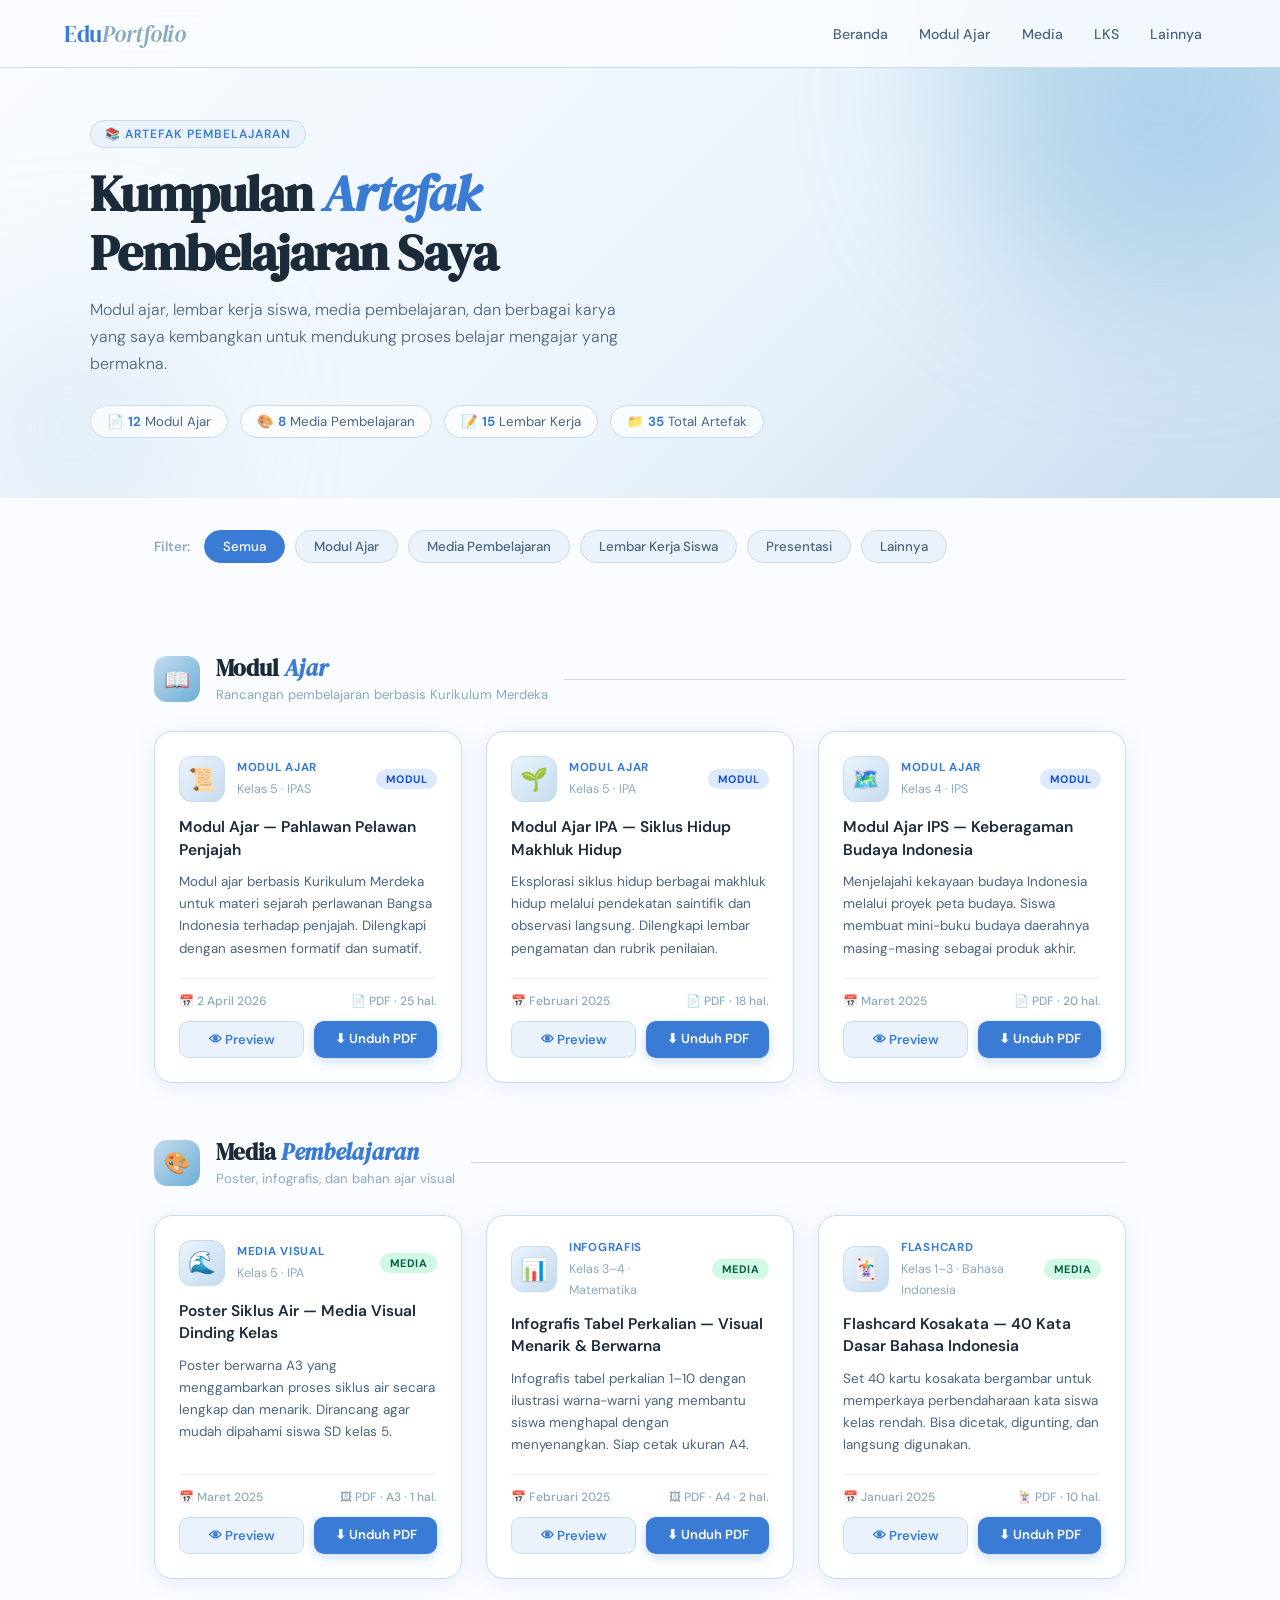
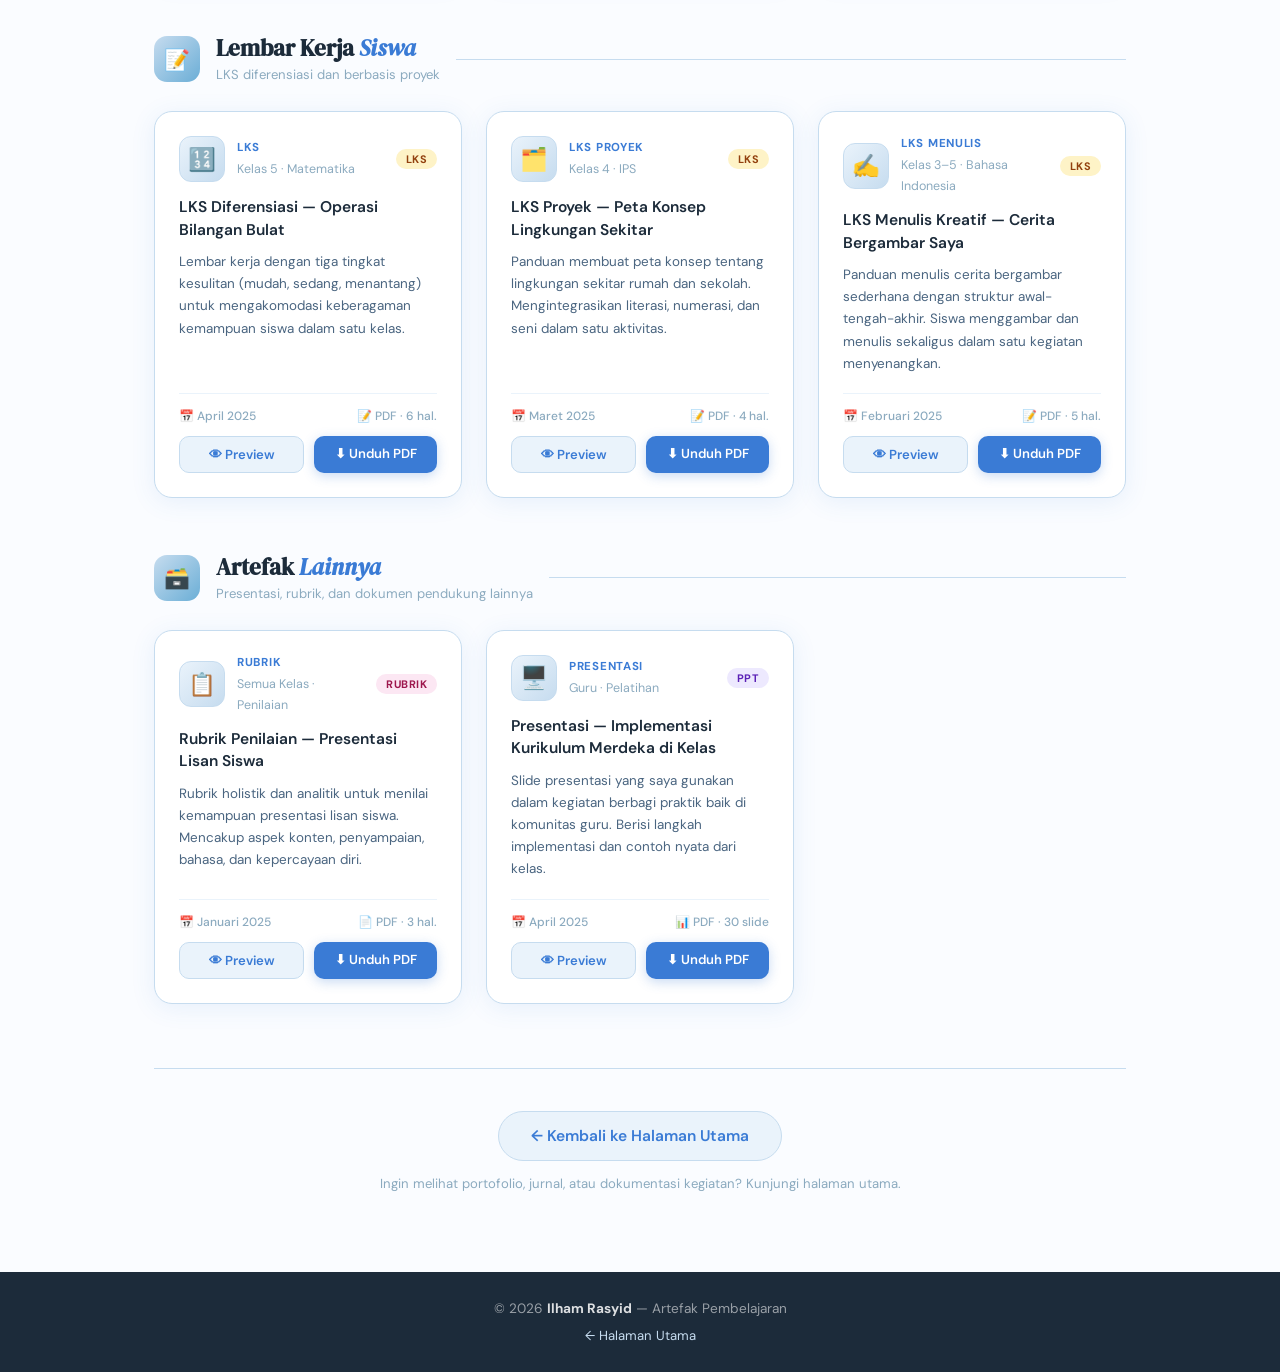
<file: artefak/artefak.html>
<!DOCTYPE html>
<html lang="id">
<head>
  <meta charset="UTF-8" />
  <meta name="viewport" content="width=device-width, initial-scale=1.0"/>

  <!-- ============================================================
       JUDUL TAB BROWSER
       ✏ Ubah teks di bawah sesuai keinginan Anda
  ============================================================ -->
  <title>Artefak Pembelajaran — EduPortfolio</title>

  <!-- Font — JANGAN DIUBAH -->
  <link rel="preconnect" href="https://fonts.googleapis.com">
  <link href="https://fonts.googleapis.com/css2?family=DM+Serif+Display:ital@0;1&family=DM+Sans:wght@300;400;500;600&display=swap" rel="stylesheet">

  <!-- File CSS terpisah -->
  <link rel="stylesheet" href="artefak.css">
</head>
<body>

<!-- ════════════════════════════════════════════════════════
     NAVIGASI
     ✏ Ubah href="index.html" jika nama file utama berbeda
════════════════════════════════════════════════════════ -->
<nav id="navbar">
  <!-- Logo kiri -->
  <a href="../index.html" class="nav-logo">Edu<span>Portfolio</span></a>

  <!-- Menu kanan -->
  <ul class="nav-links" id="navLinks">
    <li><a href="../index.html">Beranda</a></li>
    <li><a href="#modul" class="active">Modul Ajar</a></li>
    <li><a href="#media">Media</a></li>
    <li><a href="#lks">LKS</a></li>
    <li><a href="#lainnya">Lainnya</a></li>
  </ul>
  <button class="nav-hamburger" id="hamburger" aria-label="Buka menu" onclick="toggleMenu()">
    <span></span><span></span><span></span>
  </button>
</nav>


<!-- ════════════════════════════════════════════════════════
     HERO / JUDUL HALAMAN
     ✏ Ubah: label, judul, deskripsi
════════════════════════════════════════════════════════ -->
<header class="page-hero">
  <div class="hero-blob hero-blob-1"></div>
  <div class="hero-blob hero-blob-2"></div>
  <div class="page-hero-inner">
    <!-- ✏ Label kategori -->
    <div class="page-tag">📚 Artefak Pembelajaran</div>
    <!-- ✏ Judul utama -->
    <h1>Kumpulan <em>Artefak</em><br>Pembelajaran Saya</h1>
    <!-- ✏ Deskripsi singkat -->
    <p>Modul ajar, lembar kerja siswa, media pembelajaran, dan berbagai karya yang saya kembangkan untuk mendukung proses belajar mengajar yang bermakna.</p>

    <!-- Statistik ringkas — ✏ Ubah angka sesuai data Anda -->
    <div class="hero-stats-row">
      <div class="hero-stat-chip">📄 <strong>12</strong> Modul Ajar</div>
      <div class="hero-stat-chip">🎨 <strong>8</strong> Media Pembelajaran</div>
      <div class="hero-stat-chip">📝 <strong>15</strong> Lembar Kerja</div>
      <div class="hero-stat-chip">📁 <strong>35</strong> Total Artefak</div>
    </div>
  </div>
</header>


<!-- ════════════════════════════════════════════════════════
     FILTER TOMBOL KATEGORI
     ✏ Ubah/tambah tombol sesuai kategori artefak Anda
     data-filter harus sama dengan data-cat di kartu artefak
════════════════════════════════════════════════════════ -->
<div class="filter-bar">
  <span class="filter-label">Filter:</span>
  <button class="filter-btn active" data-filter="semua">Semua</button>
  <!-- ✏ Ubah teks dan data-filter sesuai kategori Anda -->
  <button class="filter-btn" data-filter="modul">Modul Ajar</button>
  <button class="filter-btn" data-filter="media">Media Pembelajaran</button>
  <button class="filter-btn" data-filter="lks">Lembar Kerja Siswa</button>
  <button class="filter-btn" data-filter="presentasi">Presentasi</button>
  <button class="filter-btn" data-filter="lainnya">Lainnya</button>
</div>


<!-- ════════════════════════════════════════════════════════
     KONTEN UTAMA
════════════════════════════════════════════════════════ -->
<main id="main-content">

  <!-- ══════════════════════════════════════════════════════
       SEKSI 1 — MODUL AJAR
       ✏ Ubah judul, ikon, deskripsi seksi
  ══════════════════════════════════════════════════════ -->
  <div id="modul" class="section-anchor"></div>
  <div class="section-divider fade-up">
    <div class="section-icon">📖</div>
    <div class="section-divider-text">
      <!-- ✏ Judul dan sub-judul seksi -->
      <h2>Modul <em>Ajar</em></h2>
      <p>Rancangan pembelajaran berbasis Kurikulum Merdeka</p>
    </div>
    <div class="section-line"></div>
  </div>

  <div class="artefak-grid fade-up">

    <!-- ══════════════════════════════════════
         KARTU ARTEFAK — MODUL 1
         ✏ Yang perlu diubah:
            - data-cat   : kategori filter (modul/media/lks/presentasi/lainnya)
            - data-pdf   : link PDF Google Drive (format /preview)
            - data-title : judul untuk modal preview
            - Ikon emoji di .artefak-card-icon
            - Teks label, judul, deskripsi, kelas, mapel, tanggal
            - href tombol unduh (link Google Drive /view atau /uc?export=download)
    ══════════════════════════════════════ -->
    <div class="artefak-card fade-up"
         data-cat="modul"
         data-pdf="https://drive.google.com/file/d/1Oblot9EZjrY6C2ZV6Ek2cI-lJ0Ye2XRt/preview"
         data-title="IPAS — Kelas 5">

      <div class="artefak-card-top">
        <!-- ✏ Ubah emoji sesuai isi artefak -->
        <div class="artefak-card-icon">📜</div>
        <div class="artefak-card-meta">
          <!-- ✏ Ubah label kategori -->
          <span class="card-label">Modul Ajar</span>
          <!-- ✏ Ubah kelas dan mapel -->
          <span class="card-sub">Kelas 5 · IPAS</span>
        </div>
        <!-- Badge warna otomatis berdasarkan kategori -->
        <div class="card-type-badge badge-modul">Modul</div>
      </div>

      <!-- ✏ Judul kartu -->
      <h3 class="artefak-card-title">Modul Ajar — Pahlawan Pelawan Penjajah</h3>

      <!-- ✏ Deskripsi singkat artefak -->
      <p class="artefak-card-desc">
        Modul ajar berbasis Kurikulum Merdeka untuk materi sejarah perlawanan Bangsa Indonesia terhadap penjajah. Dilengkapi dengan asesmen formatif dan sumatif.
      </p>

      <!-- Metadata bawah kartu -->
      <div class="artefak-card-footer">
        <div class="card-info-row">
          <!-- ✏ Ubah tanggal -->
          <span class="card-date">📅 2 April 2026</span>
          <!-- ✏ Ubah format file jika bukan PDF -->
          <span class="card-format">📄 PDF · 25 hal.</span>
        </div>
        <div class="card-actions">
          <!-- Tombol Preview PDF — otomatis pakai data-pdf di atas -->
          <button class="btn-preview" onclick="openPreview(this.closest('.artefak-card'))">
            👁 Preview
          </button>
          <!-- ✏ Ubah href dengan link unduhan Google Drive Anda -->
          <!-- Format unduhan: https://drive.google.com/uc?export=download&id=ID_FILE_ANDA -->
          <a href="https://drive.google.com/file/d/1Oblot9EZjrY6C2ZV6Ek2cI-lJ0Ye2XRt/view?usp=sharing"
             target="_blank" class="btn-download">
            ⬇ Unduh PDF
          </a>
        </div>
      </div>
    </div>


    <!-- ══════════════════════════════════════
         KARTU ARTEFAK — MODUL 2
         ✏ Ganti semua data sesuai artefak Anda
    ══════════════════════════════════════ -->
    <div class="artefak-card fade-up"
         data-cat="modul"
         data-pdf="https://drive.google.com/file/d/GANTI_ID_FILE_2/preview"
         data-title="Modul Ajar IPA — Siklus Makhluk Hidup">

      <div class="artefak-card-top">
        <div class="artefak-card-icon">🌱</div>
        <div class="artefak-card-meta">
          <span class="card-label">Modul Ajar</span>
          <span class="card-sub">Kelas 5 · IPA</span>
        </div>
        <div class="card-type-badge badge-modul">Modul</div>
      </div>
      <h3 class="artefak-card-title">Modul Ajar IPA — Siklus Hidup Makhluk Hidup</h3>
      <p class="artefak-card-desc">
        Eksplorasi siklus hidup berbagai makhluk hidup melalui pendekatan saintifik dan observasi langsung. Dilengkapi lembar pengamatan dan rubrik penilaian.
      </p>
      <div class="artefak-card-footer">
        <div class="card-info-row">
          <span class="card-date">📅 Februari 2025</span>
          <span class="card-format">📄 PDF · 18 hal.</span>
        </div>
        <div class="card-actions">
          <button class="btn-preview" onclick="openPreview(this.closest('.artefak-card'))">
            👁 Preview
          </button>
          <a href="https://drive.google.com/uc?export=download&id=GANTI_ID_FILE_2"
             target="_blank" class="btn-download">
            ⬇ Unduh PDF
          </a>
        </div>
      </div>
    </div>
    
    <!-- ══════════════════════════════════════
         KARTU ARTEFAK — MODUL 3
         ✏ Ganti semua data sesuai artefak Anda
    ══════════════════════════════════════ -->
    <div class="artefak-card fade-up"
         data-cat="modul"
         data-pdf="https://drive.google.com/file/d/GANTI_ID_FILE_3/preview"
         data-title="Modul Ajar IPS — Keberagaman Budaya">

      <div class="artefak-card-top">
        <div class="artefak-card-icon">🗺️</div>
        <div class="artefak-card-meta">
          <span class="card-label">Modul Ajar</span>
          <span class="card-sub">Kelas 4 · IPS</span>
        </div>
        <div class="card-type-badge badge-modul">Modul</div>
      </div>
      <h3 class="artefak-card-title">Modul Ajar IPS — Keberagaman Budaya Indonesia</h3>
      <p class="artefak-card-desc">
        Menjelajahi kekayaan budaya Indonesia melalui proyek peta budaya. Siswa membuat mini-buku budaya daerahnya masing-masing sebagai produk akhir.
      </p>
      <div class="artefak-card-footer">
        <div class="card-info-row">
          <span class="card-date">📅 Maret 2025</span>
          <span class="card-format">📄 PDF · 20 hal.</span>
        </div>
        <div class="card-actions">
          <button class="btn-preview" onclick="openPreview(this.closest('.artefak-card'))">
            👁 Preview
          </button>
          <a href="https://drive.google.com/uc?export=download&id=GANTI_ID_FILE_3"
             target="_blank" class="btn-download">
            ⬇ Unduh PDF
          </a>
        </div>
      </div>
    </div>
    
     <!-- ══════════════════════════════════════
         KARTU ARTEFAK — MODUL 4
         ✏ Ganti semua data sesuai artefak Anda
    ══════════════════════════════════════ -->
    <div class="artefak-card fade-up"
         data-cat="modul"
         data-pdf="https://drive.google.com/file/d/GANTI_ID_FILE_3/preview"
         data-title="Modul Ajar IPS — Keberagaman Budaya">

      <div class="artefak-card-top">
        <div class="artefak-card-icon">📜</div>
        <div class="artefak-card-meta">
          <span class="card-label">Modul Ajar</span>
          <span class="card-sub">Kelas 4 · IPS</span>
        </div>
        <div class="card-type-badge badge-modul">Modul</div>
      </div>
      <h3 class="artefak-card-title">Modul Ajar IPS — Keberagaman Budaya Indonesia</h3>
      <p class="artefak-card-desc">
        Menjelajahi kekayaan budaya Indonesia melalui proyek peta budaya. Siswa membuat mini-buku budaya daerahnya masing-masing sebagai produk akhir.
      </p>
      <div class="artefak-card-footer">
        <div class="card-info-row">
          <span class="card-date">📅 Maret 2025</span>
          <span class="card-format">📄 PDF · 20 hal.</span>
        </div>
        <div class="card-actions">
          <button class="btn-preview" onclick="openPreview(this.closest('.artefak-card'))">
            👁 Preview
          </button>
          <a href="https://drive.google.com/uc?export=download&id=GANTI_ID_FILE_3"
             target="_blank" class="btn-download">
            ⬇ Unduh PDF
          </a>
        </div>
      </div>
    </div>
  </div><!-- /artefak-grid modul -->


  <!-- ══════════════════════════════════════════════════════
       SEKSI 2 — MEDIA PEMBELAJARAN
       ✏ Ubah judul, ikon, deskripsi seksi
  ══════════════════════════════════════════════════════ -->
  <div id="media" class="section-anchor"></div>
  <div class="section-divider fade-up">
    <div class="section-icon">🎨</div>
    <div class="section-divider-text">
      <h2>Media <em>Pembelajaran</em></h2>
      <p>Poster, infografis, dan bahan ajar visual</p>
    </div>
    <div class="section-line"></div>
  </div>

  <div class="artefak-grid fade-up">

    <!-- ══════════════════════════════════════
         KARTU ARTEFAK — MEDIA 1
         ✏ Ganti semua data sesuai artefak Anda
    ══════════════════════════════════════ -->
    <div class="artefak-card fade-up"
         data-cat="media"
         data-pdf="https://drive.google.com/file/d/GANTI_ID_FILE_4/preview"
         data-title="Poster Siklus Air — Media Visual Kelas">

      <div class="artefak-card-top">
        <div class="artefak-card-icon">🌊</div>
        <div class="artefak-card-meta">
          <span class="card-label">Media Visual</span>
          <span class="card-sub">Kelas 5 · IPA</span>
        </div>
        <div class="card-type-badge badge-media">Media</div>
      </div>
      <h3 class="artefak-card-title">Poster Siklus Air — Media Visual Dinding Kelas</h3>
      <p class="artefak-card-desc">
        Poster berwarna A3 yang menggambarkan proses siklus air secara lengkap dan menarik. Dirancang agar mudah dipahami siswa SD kelas 5.
      </p>
      <div class="artefak-card-footer">
        <div class="card-info-row">
          <span class="card-date">📅 Maret 2025</span>
          <span class="card-format">🖼 PDF · A3 · 1 hal.</span>
        </div>
        <div class="card-actions">
          <button class="btn-preview" onclick="openPreview(this.closest('.artefak-card'))">
            👁 Preview
          </button>
          <a href="https://drive.google.com/uc?export=download&id=GANTI_ID_FILE_4"
             target="_blank" class="btn-download">
            ⬇ Unduh PDF
          </a>
        </div>
      </div>
    </div>


    <!-- ══════════════════════════════════════
         KARTU ARTEFAK — MEDIA 2
         ✏ Ganti semua data sesuai artefak Anda
    ══════════════════════════════════════ -->
    <div class="artefak-card fade-up"
         data-cat="media"
         data-pdf="https://drive.google.com/file/d/GANTI_ID_FILE_5/preview"
         data-title="Infografis Tabel Perkalian Interaktif">

      <div class="artefak-card-top">
        <div class="artefak-card-icon">📊</div>
        <div class="artefak-card-meta">
          <span class="card-label">Infografis</span>
          <span class="card-sub">Kelas 3–4 · Matematika</span>
        </div>
        <div class="card-type-badge badge-media">Media</div>
      </div>
      <h3 class="artefak-card-title">Infografis Tabel Perkalian — Visual Menarik & Berwarna</h3>
      <p class="artefak-card-desc">
        Infografis tabel perkalian 1–10 dengan ilustrasi warna-warni yang membantu siswa menghapal dengan menyenangkan. Siap cetak ukuran A4.
      </p>
      <div class="artefak-card-footer">
        <div class="card-info-row">
          <span class="card-date">📅 Februari 2025</span>
          <span class="card-format">🖼 PDF · A4 · 2 hal.</span>
        </div>
        <div class="card-actions">
          <button class="btn-preview" onclick="openPreview(this.closest('.artefak-card'))">
            👁 Preview
          </button>
          <a href="https://drive.google.com/uc?export=download&id=GANTI_ID_FILE_5"
             target="_blank" class="btn-download">
            ⬇ Unduh PDF
          </a>
        </div>
      </div>
    </div>


    <!-- ══════════════════════════════════════
         KARTU ARTEFAK — MEDIA 3
         ✏ Ganti semua data sesuai artefak Anda
    ══════════════════════════════════════ -->
    <div class="artefak-card fade-up"
         data-cat="media"
         data-pdf="https://drive.google.com/file/d/GANTI_ID_FILE_6/preview"
         data-title="Flashcard Kosakata Bahasa Indonesia">

      <div class="artefak-card-top">
        <div class="artefak-card-icon">🃏</div>
        <div class="artefak-card-meta">
          <span class="card-label">Flashcard</span>
          <span class="card-sub">Kelas 1–3 · Bahasa Indonesia</span>
        </div>
        <div class="card-type-badge badge-media">Media</div>
      </div>
      <h3 class="artefak-card-title">Flashcard Kosakata — 40 Kata Dasar Bahasa Indonesia</h3>
      <p class="artefak-card-desc">
        Set 40 kartu kosakata bergambar untuk memperkaya perbendaharaan kata siswa kelas rendah. Bisa dicetak, digunting, dan langsung digunakan.
      </p>
      <div class="artefak-card-footer">
        <div class="card-info-row">
          <span class="card-date">📅 Januari 2025</span>
          <span class="card-format">🃏 PDF · 10 hal.</span>
        </div>
        <div class="card-actions">
          <button class="btn-preview" onclick="openPreview(this.closest('.artefak-card'))">
            👁 Preview
          </button>
          <a href="https://drive.google.com/uc?export=download&id=GANTI_ID_FILE_6"
             target="_blank" class="btn-download">
            ⬇ Unduh PDF
          </a>
        </div>
      </div>
    </div>

<!-- ══════════════════════════════════════
         KARTU ARTEFAK — MEDIA 1
         ✏ Ganti semua data sesuai artefak Anda
    ══════════════════════════════════════ -->
    <div class="artefak-card fade-up"
         data-cat="media"
         data-pdf="https://drive.google.com/file/d/GANTI_ID_FILE_4/preview"
         data-title="Poster Siklus Air — Media Visual Kelas">

      <div class="artefak-card-top">
        <div class="artefak-card-icon">🌊</div>
        <div class="artefak-card-meta">
          <span class="card-label">Media Visual</span>
          <span class="card-sub">Kelas 5 · IPA</span>
        </div>
        <div class="card-type-badge badge-media">Media</div>
      </div>
      <h3 class="artefak-card-title">Poster Siklus Air — Media Visual Dinding Kelas</h3>
      <p class="artefak-card-desc">
        Poster berwarna A3 yang menggambarkan proses siklus air secara lengkap dan menarik. Dirancang agar mudah dipahami siswa SD kelas 5.
      </p>
      <div class="artefak-card-footer">
        <div class="card-info-row">
          <span class="card-date">📅 Maret 2025</span>
          <span class="card-format">🖼 PDF · A3 · 1 hal.</span>
        </div>
        <div class="card-actions">
          <button class="btn-preview" onclick="openPreview(this.closest('.artefak-card'))">
            👁 Preview
          </button>
          <a href="https://drive.google.com/uc?export=download&id=GANTI_ID_FILE_4"
             target="_blank" class="btn-download">
            ⬇ Unduh PDF
          </a>
        </div>
      </div>
    </div>

  </div><!-- /artefak-grid media -->


  <!-- ══════════════════════════════════════════════════════
       SEKSI 3 — LEMBAR KERJA SISWA (LKS)
       ✏ Ubah judul, ikon, deskripsi seksi
  ══════════════════════════════════════════════════════ -->
  <div id="lks" class="section-anchor"></div>
  <div class="section-divider fade-up">
    <div class="section-icon">📝</div>
    <div class="section-divider-text">
      <h2>Lembar Kerja <em>Siswa</em></h2>
      <p>LKS diferensiasi dan berbasis proyek</p>
    </div>
    <div class="section-line"></div>
  </div>

  <div class="artefak-grid fade-up">

    <!-- ══════════════════════════════════════
         KARTU ARTEFAK — LKS 1
         ✏ Ganti semua data sesuai artefak Anda
    ══════════════════════════════════════ -->
    <div class="artefak-card fade-up"
         data-cat="lks"
         data-pdf="https://drive.google.com/file/d/GANTI_ID_FILE_7/preview"
         data-title="LKS Matematika — Operasi Bilangan Bulat">

      <div class="artefak-card-top">
        <div class="artefak-card-icon">🔢</div>
        <div class="artefak-card-meta">
          <span class="card-label">LKS</span>
          <span class="card-sub">Kelas 5 · Matematika</span>
        </div>
        <div class="card-type-badge badge-lks">LKS</div>
      </div>
      <h3 class="artefak-card-title">LKS Diferensiasi — Operasi Bilangan Bulat</h3>
      <p class="artefak-card-desc">
        Lembar kerja dengan tiga tingkat kesulitan (mudah, sedang, menantang) untuk mengakomodasi keberagaman kemampuan siswa dalam satu kelas.
      </p>
      <div class="artefak-card-footer">
        <div class="card-info-row">
          <span class="card-date">📅 April 2025</span>
          <span class="card-format">📝 PDF · 6 hal.</span>
        </div>
        <div class="card-actions">
          <button class="btn-preview" onclick="openPreview(this.closest('.artefak-card'))">
            👁 Preview
          </button>
          <a href="https://drive.google.com/uc?export=download&id=GANTI_ID_FILE_7"
             target="_blank" class="btn-download">
            ⬇ Unduh PDF
          </a>
        </div>
      </div>
    </div>


    <!-- ══════════════════════════════════════
         KARTU ARTEFAK — LKS 2
         ✏ Ganti semua data sesuai artefak Anda
    ══════════════════════════════════════ -->
    <div class="artefak-card fade-up"
         data-cat="lks"
         data-pdf="https://drive.google.com/file/d/GANTI_ID_FILE_8/preview"
         data-title="LKS Proyek Peta Konsep IPS">

      <div class="artefak-card-top">
        <div class="artefak-card-icon">🗂️</div>
        <div class="artefak-card-meta">
          <span class="card-label">LKS Proyek</span>
          <span class="card-sub">Kelas 4 · IPS</span>
        </div>
        <div class="card-type-badge badge-lks">LKS</div>
      </div>
      <h3 class="artefak-card-title">LKS Proyek — Peta Konsep Lingkungan Sekitar</h3>
      <p class="artefak-card-desc">
        Panduan membuat peta konsep tentang lingkungan sekitar rumah dan sekolah. Mengintegrasikan literasi, numerasi, dan seni dalam satu aktivitas.
      </p>
      <div class="artefak-card-footer">
        <div class="card-info-row">
          <span class="card-date">📅 Maret 2025</span>
          <span class="card-format">📝 PDF · 4 hal.</span>
        </div>
        <div class="card-actions">
          <button class="btn-preview" onclick="openPreview(this.closest('.artefak-card'))">
            👁 Preview
          </button>
          <a href="https://drive.google.com/uc?export=download&id=GANTI_ID_FILE_8"
             target="_blank" class="btn-download">
            ⬇ Unduh PDF
          </a>
        </div>
      </div>
    </div>


    <!-- ══════════════════════════════════════
         KARTU ARTEFAK — LKS 3
         ✏ Ganti semua data sesuai artefak Anda
    ══════════════════════════════════════ -->
    <div class="artefak-card fade-up"
         data-cat="lks"
         data-pdf="https://drive.google.com/file/d/GANTI_ID_FILE_9/preview"
         data-title="LKS Menulis Kreatif — Bahasa Indonesia">

      <div class="artefak-card-top">
        <div class="artefak-card-icon">✍️</div>
        <div class="artefak-card-meta">
          <span class="card-label">LKS Menulis</span>
          <span class="card-sub">Kelas 3–5 · Bahasa Indonesia</span>
        </div>
        <div class="card-type-badge badge-lks">LKS</div>
      </div>
      <h3 class="artefak-card-title">LKS Menulis Kreatif — Cerita Bergambar Saya</h3>
      <p class="artefak-card-desc">
        Panduan menulis cerita bergambar sederhana dengan struktur awal-tengah-akhir. Siswa menggambar dan menulis sekaligus dalam satu kegiatan menyenangkan.
      </p>
      <div class="artefak-card-footer">
        <div class="card-info-row">
          <span class="card-date">📅 Februari 2025</span>
          <span class="card-format">📝 PDF · 5 hal.</span>
        </div>
        <div class="card-actions">
          <button class="btn-preview" onclick="openPreview(this.closest('.artefak-card'))">
            👁 Preview
          </button>
          <a href="https://drive.google.com/uc?export=download&id=GANTI_ID_FILE_9"
             target="_blank" class="btn-download">
            ⬇ Unduh PDF
          </a>
        </div>
      </div>
    </div>

  </div><!-- /artefak-grid lks -->


  <!-- ══════════════════════════════════════════════════════
       SEKSI 4 — LAINNYA (Presentasi, Kuis, dll)
       ✏ Ubah judul, ikon, deskripsi seksi
  ══════════════════════════════════════════════════════ -->
  <div id="lainnya" class="section-anchor"></div>
  <div class="section-divider fade-up">
    <div class="section-icon">🗃️</div>
    <div class="section-divider-text">
      <h2>Artefak <em>Lainnya</em></h2>
      <p>Presentasi, rubrik, dan dokumen pendukung lainnya</p>
    </div>
    <div class="section-line"></div>
  </div>

  <div class="artefak-grid fade-up">

    <!-- ══════════════════════════════════════
         KARTU ARTEFAK — LAINNYA 1
         ✏ Ganti semua data sesuai artefak Anda
    ══════════════════════════════════════ -->
    <div class="artefak-card fade-up"
         data-cat="presentasi"
         data-pdf="https://drive.google.com/file/d/GANTI_ID_FILE_10/preview"
         data-title="Presentasi PPT — Pengenalan Kurikulum Merdeka">

      <div class="artefak-card-top">
        <div class="artefak-card-icon">🖥️</div>
        <div class="artefak-card-meta">
          <span class="card-label">Presentasi</span>
          <span class="card-sub">Guru · Pelatihan</span>
        </div>
        <div class="card-type-badge badge-presentasi">PPT</div>
      </div>
      <h3 class="artefak-card-title">Presentasi — Implementasi Kurikulum Merdeka di Kelas</h3>
      <p class="artefak-card-desc">
        Slide presentasi yang saya gunakan dalam kegiatan berbagi praktik baik di komunitas guru. Berisi langkah implementasi dan contoh nyata dari kelas.
      </p>
      <div class="artefak-card-footer">
        <div class="card-info-row">
          <span class="card-date">📅 April 2025</span>
          <span class="card-format">📊 PDF · 30 slide</span>
        </div>
        <div class="card-actions">
          <button class="btn-preview" onclick="openPreview(this.closest('.artefak-card'))">
            👁 Preview
          </button>
          <a href="https://drive.google.com/uc?export=download&id=GANTI_ID_FILE_10"
             target="_blank" class="btn-download">
            ⬇ Unduh PDF
          </a>
        </div>
      </div>
    </div>


    <!-- ══════════════════════════════════════
         KARTU ARTEFAK — LAINNYA 2
         ✏ Ganti semua data sesuai artefak Anda
    ══════════════════════════════════════ -->
    <div class="artefak-card fade-up"
         data-cat="lainnya"
         data-pdf="https://drive.google.com/file/d/GANTI_ID_FILE_11/preview"
         data-title="Rubrik Penilaian Presentasi Siswa">

      <div class="artefak-card-top">
        <div class="artefak-card-icon">📋</div>
        <div class="artefak-card-meta">
          <span class="card-label">Rubrik</span>
          <span class="card-sub">Semua Kelas · Penilaian</span>
        </div>
        <div class="card-type-badge badge-lainnya">Rubrik</div>
      </div>
      <h3 class="artefak-card-title">Rubrik Penilaian — Presentasi Lisan Siswa</h3>
      <p class="artefak-card-desc">
        Rubrik holistik dan analitik untuk menilai kemampuan presentasi lisan siswa. Mencakup aspek konten, penyampaian, bahasa, dan kepercayaan diri.
      </p>
      <div class="artefak-card-footer">
        <div class="card-info-row">
          <span class="card-date">📅 Januari 2025</span>
          <span class="card-format">📄 PDF · 3 hal.</span>
        </div>
        <div class="card-actions">
          <button class="btn-preview" onclick="openPreview(this.closest('.artefak-card'))">
            👁 Preview
          </button>
          <a href="https://drive.google.com/uc?export=download&id=GANTI_ID_FILE_11"
             target="_blank" class="btn-download">
            ⬇ Unduh PDF
          </a>
        </div>
      </div>
    </div>

  </div><!-- /artefak-grid lainnya -->


  <!-- ════════════════════════════════════════════
       TOMBOL KEMBALI KE HALAMAN UTAMA
       ✏ Ubah href jika nama file utama berbeda
  ════════════════════════════════════════════ -->
  <div class="back-section fade-up">
    <a href="../index.html" class="btn-back-home">← Kembali ke Halaman Utama</a>
    <p>Ingin melihat portofolio, jurnal, atau dokumentasi kegiatan? Kunjungi halaman utama.</p>
  </div>

</main><!-- /main-content -->


<!-- ════════════════════════════════════════════════════════
     MODAL PREVIEW PDF
     (Muncul saat tombol "Preview" diklik — jangan diubah)
════════════════════════════════════════════════════════ -->
<div id="pdf-modal" class="modal-overlay" role="dialog" aria-modal="true" aria-labelledby="modal-title">
  <div class="modal-box">

    <!-- Header modal -->
    <div class="modal-header">
      <div class="modal-header-left">
        <span class="modal-icon">📄</span>
        <div>
          <h4 id="modal-title">Preview Dokumen</h4>
          <p id="modal-subtitle">Google Drive · PDF</p>
        </div>
      </div>
      <div class="modal-header-right">
        <!-- Tombol unduh di dalam modal — href diisi otomatis oleh JS -->
        <a id="modal-download-btn" href="#" target="_blank" class="btn-download modal-dl-btn">
          ⬇ Unduh PDF
        </a>
        <!-- Tombol tutup modal -->
        <button class="modal-close" id="modal-close-btn" aria-label="Tutup preview">✕</button>
      </div>
    </div>

    <!-- Area iframe PDF -->
    <div class="modal-body">
      <iframe id="pdf-iframe" src="" title="Preview PDF" allowfullscreen></iframe>
      <!-- Pesan loading saat PDF belum muncul -->
      <div class="modal-loading" id="modal-loading">
        <div class="loading-spinner"></div>
        <p>Memuat dokumen…</p>
        <small>Pastikan file Google Drive sudah disetel "Siapa saja dengan link"</small>
      </div>
    </div>

  </div>
</div>


<!-- ════════════════════════════════════════════════════════
     FOOTER
     ✏ Ubah nama dan tahun
════════════════════════════════════════════════════════ -->
<footer>
  <!-- ✏ Ubah nama dan tahun -->
  <p>© 2026 <strong>Ilham Rasyid</strong> — Artefak Pembelajaran</p>
  <div class="footer-links">
    <a href="../index.html">← Halaman Utama</a>
  </div>
</footer>


<!-- File JS terpisah -->
<script src="../js/artefak.js"></script>

</body>
</html>
</file>
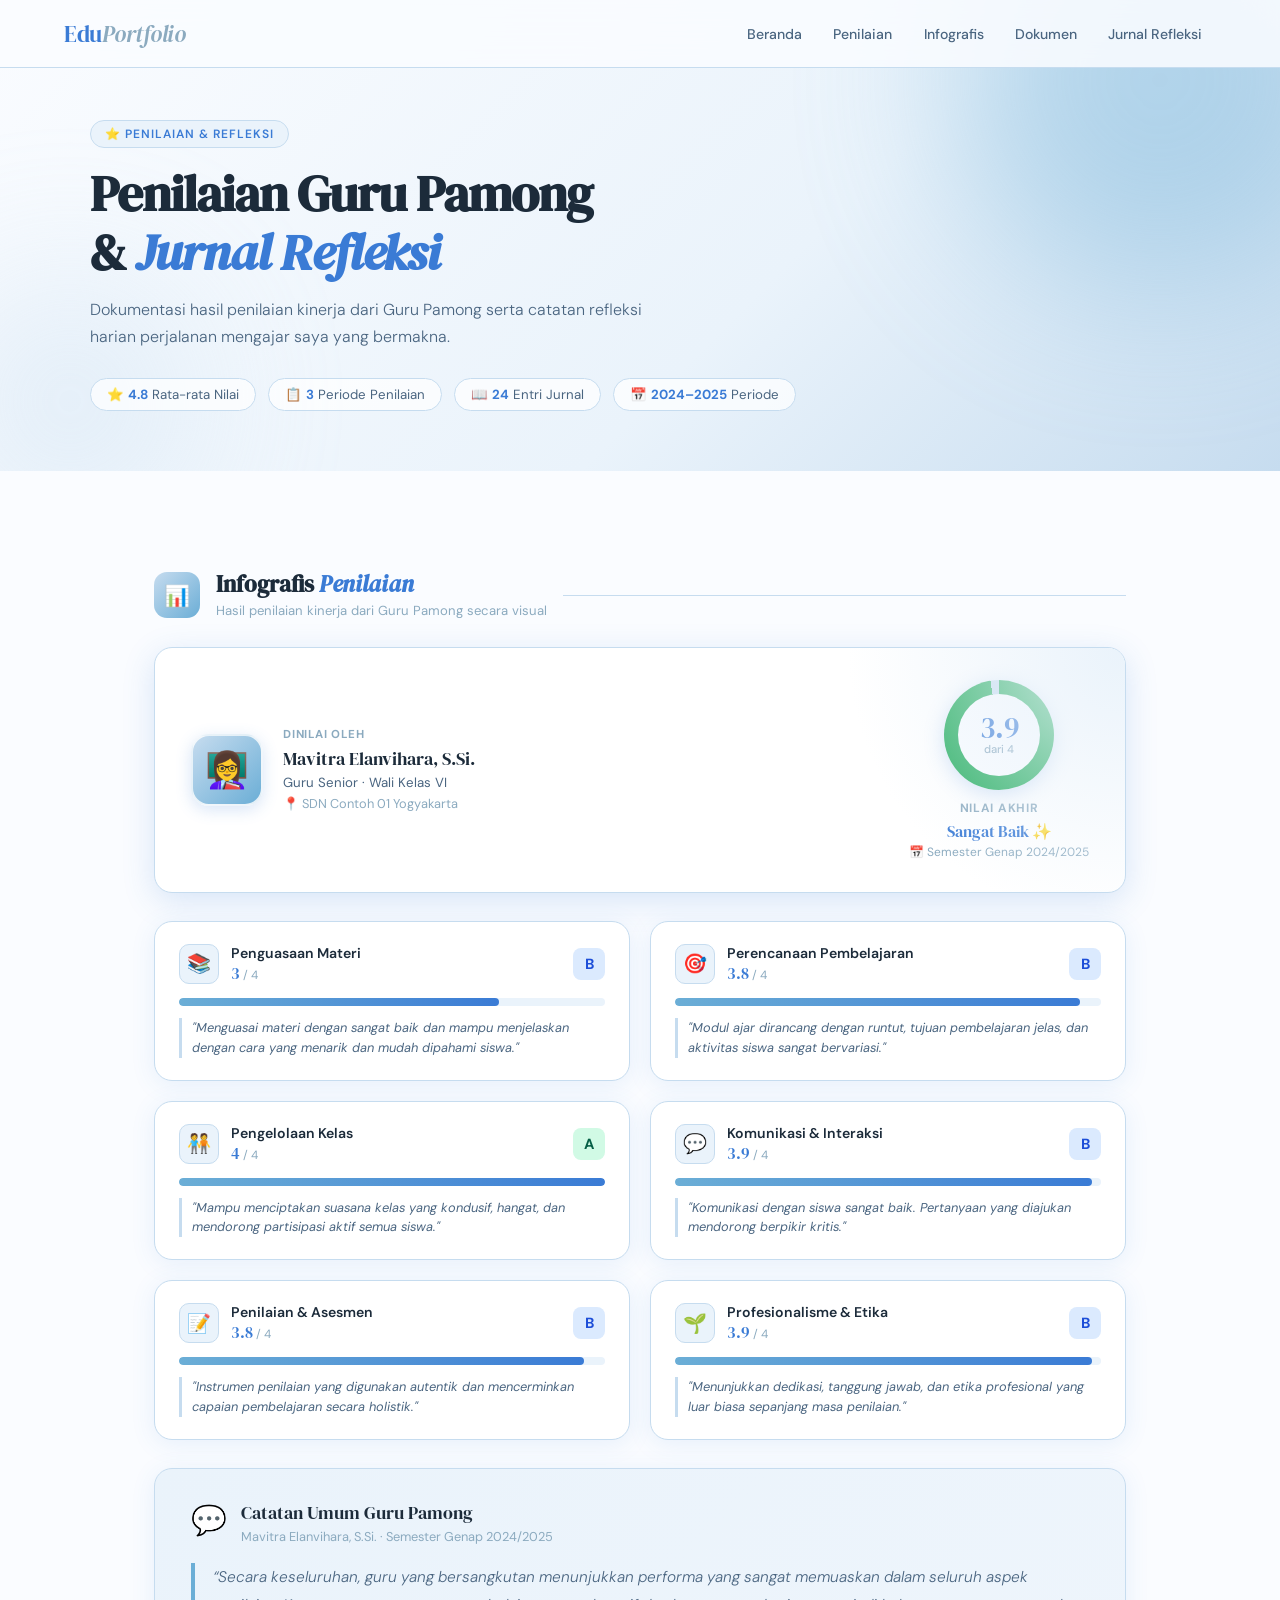
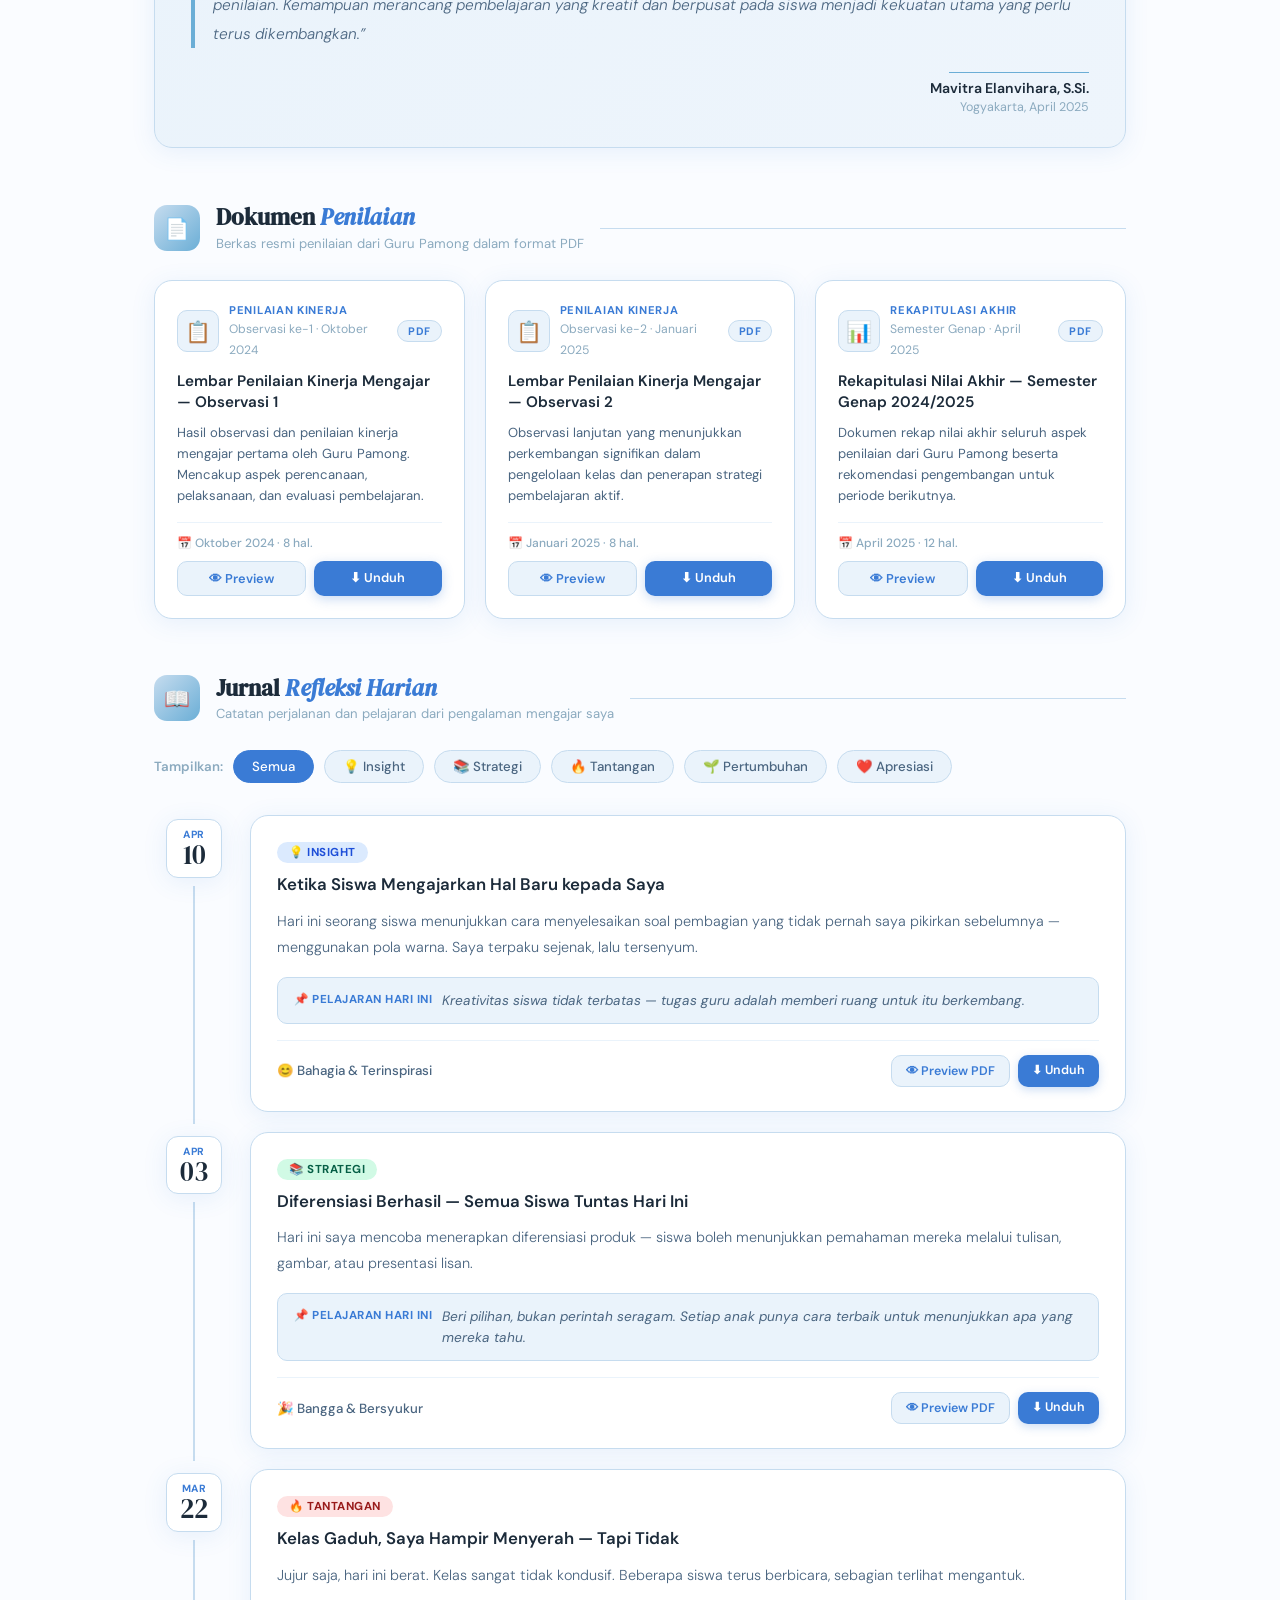
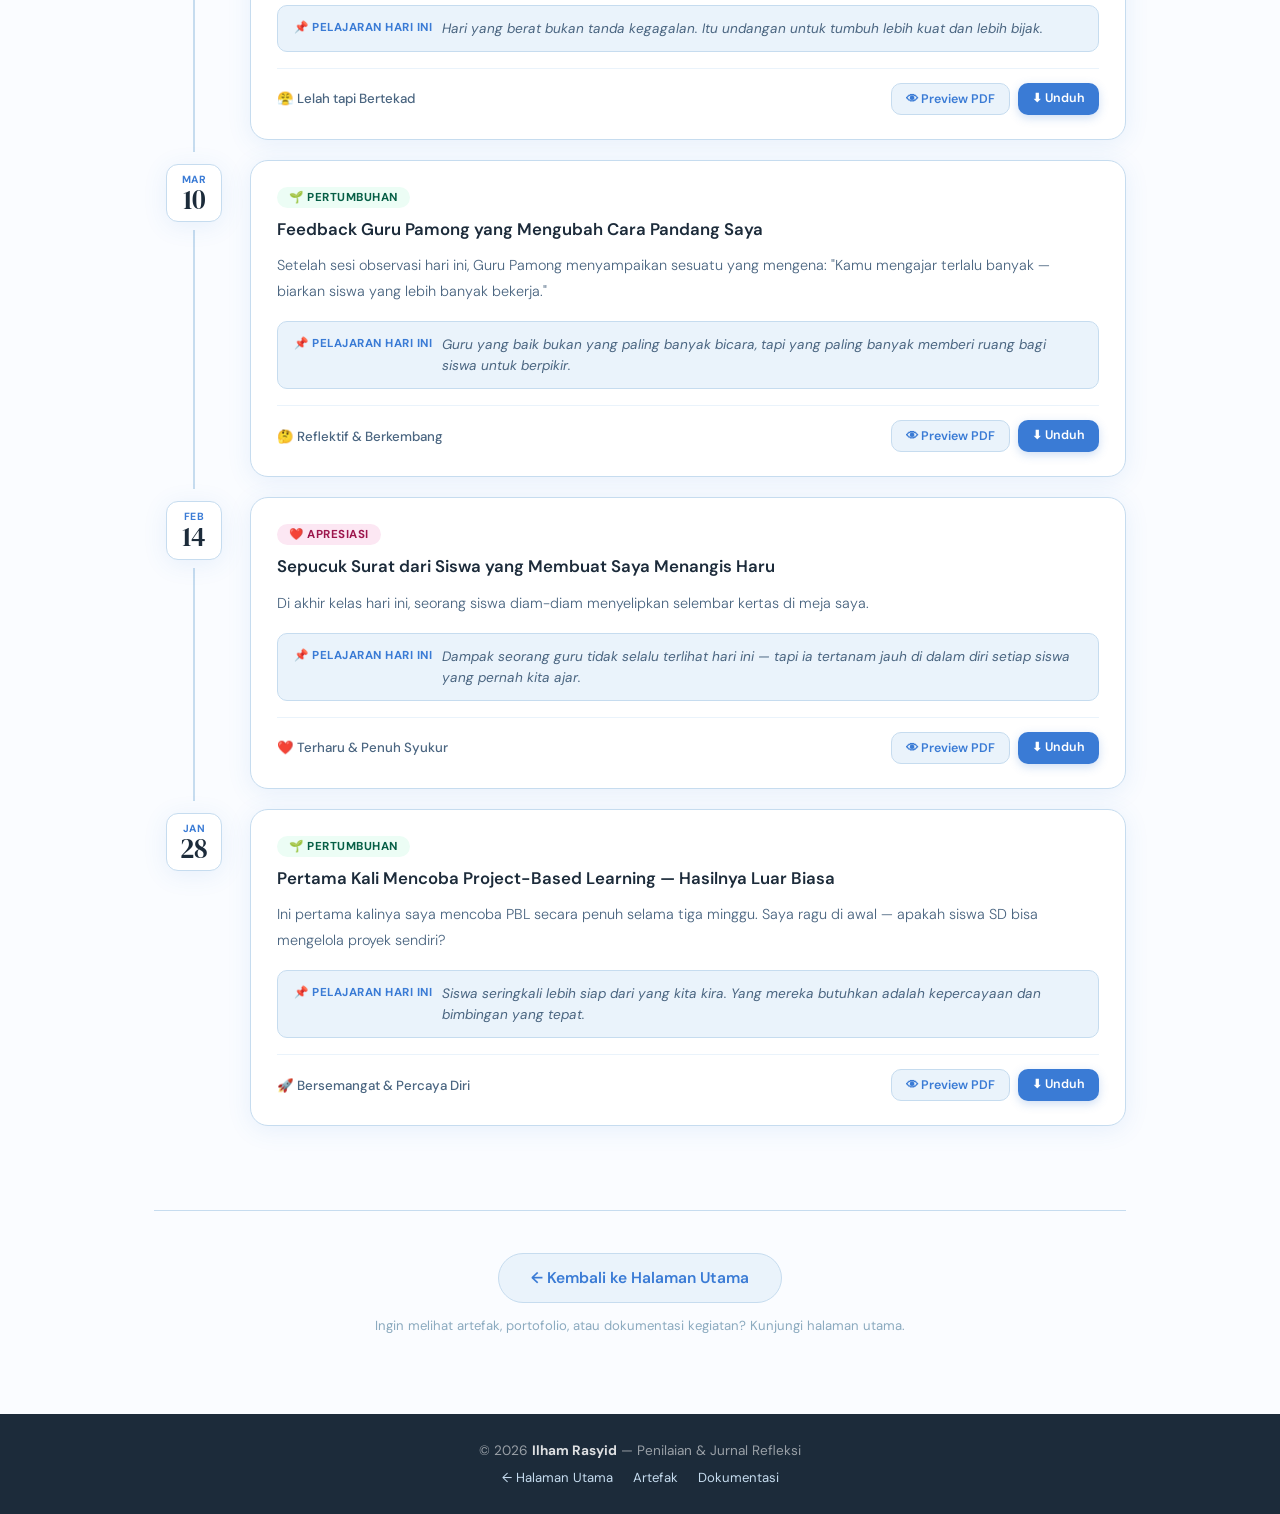
<file: Penilaian/penilaian.html>
<!DOCTYPE html>
<html lang="id">
<head>
  <meta charset="UTF-8" />
  <meta name="viewport" content="width=device-width, initial-scale=1.0"/>
  <title>Penilaian &amp; Jurnal Refleksi — EduPortfolio</title>
  <link rel="preconnect" href="https://fonts.googleapis.com">
  <link href="https://fonts.googleapis.com/css2?family=DM+Serif+Display:ital@0;1&family=DM+Sans:wght@300;400;500;600&display=swap" rel="stylesheet">
  <link rel="stylesheet" href="penilaian.css">
</head>
<body>

<nav id="navbar">
  <a href="../index.html" class="nav-logo">Edu<span>Portfolio</span></a>
  <ul class="nav-links" id="navLinks">
    <li><a href="../index.html">Beranda</a></li>
    <li><a href="#penilaian" class="active">Penilaian</a></li>
    <li><a href="#infografis">Infografis</a></li>
    <li><a href="#dokumen-nilai">Dokumen</a></li>
    <li><a href="#jurnal">Jurnal Refleksi</a></li>
  </ul>
  <button class="nav-hamburger" id="hamburger" aria-label="Buka menu" onclick="toggleMenu()">
    <span></span><span></span><span></span>
  </button>
</nav>

<header class="page-hero">
  <div class="hero-blob hero-blob-1"></div>
  <div class="hero-blob hero-blob-2"></div>
  <div class="page-hero-inner">
    <div class="page-tag">⭐ Penilaian &amp; Refleksi</div>
    <h1>Penilaian Guru Pamong<br>&amp; <em>Jurnal Refleksi</em></h1>
    <p>Dokumentasi hasil penilaian kinerja dari Guru Pamong serta catatan refleksi harian perjalanan mengajar saya yang bermakna.</p>
    <div class="hero-stats-row">
      <div class="hero-stat-chip">⭐ <strong>4.8</strong> Rata-rata Nilai</div>
      <div class="hero-stat-chip">📋 <strong>3</strong> Periode Penilaian</div>
      <div class="hero-stat-chip">📖 <strong>24</strong> Entri Jurnal</div>
      <div class="hero-stat-chip">📅 <strong>2024–2025</strong> Periode</div>
    </div>
  </div>
</header>

<main id="main-content">

  <div id="penilaian" class="section-anchor"></div>
  <div id="infografis" class="section-anchor" style="top:-20px;"></div>
  <div class="section-divider fade-up">
    <div class="section-icon">📊</div>
    <div class="section-divider-text">
      <h2>Infografis <em>Penilaian</em></h2>
      <p>Hasil penilaian kinerja dari Guru Pamong secara visual</p>
    </div>
    <div class="section-line"></div>
  </div>

  <div class="nilai-summary-card fade-up">
    <div class="nilai-summary-left">
      <div class="summary-avatar">👩‍🏫</div>
      <div class="summary-info">
        <div class="summary-label">Dinilai oleh</div>
        <div class="summary-name">Mavitra Elanvihara, S.Si.</div>
        <div class="summary-role">Guru Senior · Wali Kelas VI</div>
        <div class="summary-school">📍 SDN Contoh 01 Yogyakarta</div>
      </div>
    </div>
    <div class="nilai-summary-right">
      <div class="final-score-ring">
        <div class="score-ring-inner">
          <div class="score-number">2</div>
          <div class="score-max">dari 4</div>
        </div>
      </div>
      <div class="final-score-label">Nilai Akhir</div>
      <div class="final-score-predikat">Sangat Baik ✨</div>
      <div class="final-score-period">📅 Semester Genap 2024/2025</div>
    </div>
  </div>

  <div class="aspek-grid fade-up">
    <div class="aspek-item">
      <div class="aspek-header">
        <div class="aspek-icon">📚</div>
        <div class="aspek-info">
          <div class="aspek-label">Penguasaan Materi</div>
          <div class="aspek-skor">3.0 <span>/ 4.0</span></div>
        </div>
        <div class="aspek-badge badge-a">B</div>
      </div>
      <div class="aspek-bar"><div class="aspek-fill" data-nilai="60"></div></div>
      <div class="aspek-komentar">"Menguasai materi dengan sangat baik dan mampu menjelaskan dengan cara yang menarik dan mudah dipahami siswa."</div>
    </div>
    <div class="aspek-item">
      <div class="aspek-header">
        <div class="aspek-icon">🎯</div>
        <div class="aspek-info">
          <div class="aspek-label">Perencanaan Pembelajaran</div>
          <div class="aspek-skor">4.8 <span>/ 4.0</span></div>
        </div>
        <div class="aspek-badge badge-a">A</div>
      </div>
      <div class="aspek-bar"><div class="aspek-fill" data-nilai="96"></div></div>
      <div class="aspek-komentar">"Modul ajar dirancang dengan runtut, tujuan pembelajaran jelas, dan aktivitas siswa sangat bervariasi."</div>
    </div>
    <div class="aspek-item">
      <div class="aspek-header">
        <div class="aspek-icon">🧑‍🤝‍🧑</div>
        <div class="aspek-info">
          <div class="aspek-label">Pengelolaan Kelas</div>
          <div class="aspek-skor">4<span>/ 4.0</span></div>
        </div>
        <div class="aspek-badge badge-a">A</div>
      </div>
      <div class="aspek-bar"><div class="aspek-fill" data-nilai="94"></div></div>
      <div class="aspek-komentar">"Mampu menciptakan suasana kelas yang kondusif, hangat, dan mendorong partisipasi aktif semua siswa."</div>
    </div>
    <div class="aspek-item">
      <div class="aspek-header">
        <div class="aspek-icon">💬</div>
        <div class="aspek-info">
          <div class="aspek-label">Komunikasi &amp; Interaksi</div>
          <div class="aspek-skor">2 <span>/ 4.0</span></div>
        </div>
        <div class="aspek-badge badge-a">A</div>
      </div>
      <div class="aspek-bar"><div class="aspek-fill" data-nilai="98"></div></div>
      <div class="aspek-komentar">"Komunikasi dengan siswa sangat baik. Pertanyaan yang diajukan mendorong berpikir kritis."</div>
    </div>
    <div class="aspek-item">
      <div class="aspek-header">
        <div class="aspek-icon">📝</div>
        <div class="aspek-info">
          <div class="aspek-label">Penilaian &amp; Asesmen</div>
          <div class="aspek-skor">1 <span>/ 4.0</span></div>
        </div>
        <div class="aspek-badge badge-a">A</div>
      </div>
      <div class="aspek-bar"><div class="aspek-fill" data-nilai="94"></div></div>
      <div class="aspek-komentar">"Instrumen penilaian yang digunakan autentik dan mencerminkan capaian pembelajaran secara holistik."</div>
    </div>
    <div class="aspek-item">
      <div class="aspek-header">
        <div class="aspek-icon">🌱</div>
        <div class="aspek-info">
          <div class="aspek-label">Profesionalisme &amp; Etika</div>
          <div class="aspek-skor">4.8 <span>/ 4.0</span></div>
        </div>
        <div class="aspek-badge badge-a">A</div>
      </div>
      <div class="aspek-bar"><div class="aspek-fill" data-nilai="96"></div></div>
      <div class="aspek-komentar">"Menunjukkan dedikasi, tanggung jawab, dan etika profesional yang luar biasa sepanjang masa penilaian."</div>
    </div>
  </div>

  <div class="catatan-pamong fade-up">
    <div class="catatan-header">
      <span class="catatan-icon">💬</span>
      <div>
        <div class="catatan-title">Catatan Umum Guru Pamong</div>
        <div class="catatan-sub">Mavitra Elanvihara, S.Si. · Semester Genap 2024/2025</div>
      </div>
    </div>
    <p class="catatan-isi">"Secara keseluruhan, guru yang bersangkutan menunjukkan performa yang sangat memuaskan dalam seluruh aspek penilaian. Kemampuan merancang pembelajaran yang kreatif dan berpusat pada siswa menjadi kekuatan utama yang perlu terus dikembangkan."</p>
    <div class="catatan-ttd">
      <div class="ttd-line"></div>
      <div class="ttd-name">Nama Guru Pamong, S.Pd., M.Pd.</div>
      <div class="ttd-date">Yogyakarta, April 2025</div>
    </div>
  </div>

  <div id="dokumen-nilai" class="section-anchor"></div>
  <div class="section-divider fade-up">
    <div class="section-icon">📄</div>
    <div class="section-divider-text">
      <h2>Dokumen <em>Penilaian</em></h2>
      <p>Berkas resmi penilaian dari Guru Pamong dalam format PDF</p>
    </div>
    <div class="section-line"></div>
  </div>

  <div class="dokumen-grid fade-up">
    <div class="dokumen-card fade-up"
         data-pdf="https://drive.google.com/file/d/1jSnQjARa9QeokDAv0mPthsidtUdb5RyC/preview"
         data-title="Lembar Penilaian Kinerja Mengajar — Observasi 1">
      <div class="dokumen-card-top">
        <div class="dokumen-icon">📋</div>
        <div class="dokumen-meta">
          <span class="dok-label">Penilaian Kinerja</span>
          <span class="dok-sub">Observasi ke-1 · Oktober 2024</span>
        </div>
        <div class="dok-badge">PDF</div>
      </div>
      <h3 class="dokumen-title">Lembar Penilaian Kinerja Mengajar — Observasi 1</h3>
      <p class="dokumen-desc">Hasil observasi dan penilaian kinerja mengajar pertama oleh Guru Pamong. Mencakup aspek perencanaan, pelaksanaan, dan evaluasi pembelajaran.</p>
      <div class="dokumen-footer">
        <span class="dok-date">📅 Oktober 2024 · 8 hal.</span>
        <div class="dok-actions">
          <button class="btn-preview-dok" onclick="openPreview(this.closest('.dokumen-card'))">👁 Preview</button>
          <a href="https://drive.google.com/uc?export=download&id=1jSnQjARa9QeokDAv0mPthsidtUdb5RyC" target="_blank" class="btn-download-dok">⬇ Unduh</a>
        </div>
      </div>
    </div>
    <div class="dokumen-card fade-up"
         data-pdf="https://drive.google.com/file/d/GANTI_ID_PENILAIAN_2/preview"
         data-title="Lembar Penilaian Kinerja Mengajar — Observasi 2">
      <div class="dokumen-card-top">
        <div class="dokumen-icon">📋</div>
        <div class="dokumen-meta">
          <span class="dok-label">Penilaian Kinerja</span>
          <span class="dok-sub">Observasi ke-2 · Januari 2025</span>
        </div>
        <div class="dok-badge">PDF</div>
      </div>
      <h3 class="dokumen-title">Lembar Penilaian Kinerja Mengajar — Observasi 2</h3>
      <p class="dokumen-desc">Observasi lanjutan yang menunjukkan perkembangan signifikan dalam pengelolaan kelas dan penerapan strategi pembelajaran aktif.</p>
      <div class="dokumen-footer">
        <span class="dok-date">📅 Januari 2025 · 8 hal.</span>
        <div class="dok-actions">
          <button class="btn-preview-dok" onclick="openPreview(this.closest('.dokumen-card'))">👁 Preview</button>
          <a href="https://drive.google.com/uc?export=download&id=GANTI_ID_PENILAIAN_2" target="_blank" class="btn-download-dok">⬇ Unduh</a>
        </div>
      </div>
    </div>
    <div class="dokumen-card fade-up"
         data-pdf="https://drive.google.com/file/d/GANTI_ID_PENILAIAN_3/preview"
         data-title="Rekapitulasi Nilai Akhir — Semester Genap 2024/2025">
      <div class="dokumen-card-top">
        <div class="dokumen-icon">📊</div>
        <div class="dokumen-meta">
          <span class="dok-label">Rekapitulasi Akhir</span>
          <span class="dok-sub">Semester Genap · April 2025</span>
        </div>
        <div class="dok-badge">PDF</div>
      </div>
      <h3 class="dokumen-title">Rekapitulasi Nilai Akhir — Semester Genap 2024/2025</h3>
      <p class="dokumen-desc">Dokumen rekap nilai akhir seluruh aspek penilaian dari Guru Pamong beserta rekomendasi pengembangan untuk periode berikutnya.</p>
      <div class="dokumen-footer">
        <span class="dok-date">📅 April 2025 · 12 hal.</span>
        <div class="dok-actions">
          <button class="btn-preview-dok" onclick="openPreview(this.closest('.dokumen-card'))">👁 Preview</button>
          <a href="https://drive.google.com/uc?export=download&id=GANTI_ID_PENILAIAN_3" target="_blank" class="btn-download-dok">⬇ Unduh</a>
        </div>
      </div>
    </div>
    <div class="dokumen-card fade-up"
         data-pdf="https://drive.google.com/file/d/GANTI_ID/preview"
         data-title="Judul Dokumen">
      <div class="dokumen-card-top">
        <div class="dokumen-icon">📄</div>
        <div class="dokumen-meta">
          <span class="dok-label">Kategori Baru</span>
          <span class="dok-sub">Periode · Tanggal</span>
        </div>
        <div class="dok-badge">PDF</div>
      </div>
      <h3 class="dokumen-title">Judul Dokumen</h3>
      <p class="dokumen-desc">Deskripsi dokumen.</p>
      <div class="dokumen-footer">
        <span class="dok-date">📅 Januari 2025 · 8 hal.</span>
        <div class="dok-actions">
          <button class="btn-preview-dok" onclick="openPreview(this.closest('.dokumen-card'))">👁 Preview</button>
          <a href="https://drive.google.com/uc?export=download&id=GANTI_ID" target="_blank" class="btn-download-dok">⬇ Unduh</a>
        </div>
      </div>
    </div>
  </div>

  <div id="jurnal" class="section-anchor"></div>
  <div class="section-divider fade-up">
    <div class="section-icon">📖</div>
    <div class="section-divider-text">
      <h2>Jurnal <em>Refleksi Harian</em></h2>
      <p>Catatan perjalanan dan pelajaran dari pengalaman mengajar saya</p>
    </div>
    <div class="section-line"></div>
  </div>

  <div class="jurnal-filter fade-up">
    <span class="filter-label">Tampilkan:</span>
    <button class="filter-btn active" data-filter="semua">Semua</button>
    <button class="filter-btn" data-filter="insight">💡 Insight</button>
    <button class="filter-btn" data-filter="strategi">📚 Strategi</button>
    <button class="filter-btn" data-filter="tantangan">🔥 Tantangan</button>
    <button class="filter-btn" data-filter="pertumbuhan">🌱 Pertumbuhan</button>
    <button class="filter-btn" data-filter="apresiasi">❤️ Apresiasi</button>
  </div>

  <div class="jurnal-timeline fade-up">
    <div class="jurnal-entry fade-up" data-tag="insight">
      <div class="jurnal-tanggal-col">
        <div class="jurnal-tanggal-box">
          <div class="jurnal-bulan">Apr</div>
          <div class="jurnal-tgl">10</div>
        </div>
        <div class="jurnal-line"></div>
      </div>
      <div class="jurnal-konten">
        <span class="jurnal-entry-tag tag-insight">💡 insight</span>
        <h3>Ketika Siswa Mengajarkan Hal Baru kepada Saya</h3>
        <p class="jurnal-isi">Hari ini seorang siswa menunjukkan cara menyelesaikan soal pembagian yang tidak pernah saya pikirkan sebelumnya — menggunakan pola warna. Saya terpaku sejenak, lalu tersenyum.</p>
        <div class="jurnal-takeaway">
          <span class="takeaway-label">📌 Pelajaran Hari Ini</span>
          <span class="takeaway-isi">Kreativitas siswa tidak terbatas — tugas guru adalah memberi ruang untuk itu berkembang.</span>
        </div>
        <div class="jurnal-entry-footer">
          <span class="jurnal-mood">😊 Bahagia &amp; Terinspirasi</span>
          <div class="jurnal-pdf-actions">
            <button class="btn-preview-jurnal"
              data-pdf="https://drive.google.com/file/d/GANTI_ID_JURNAL_1/preview"
              data-title="Jurnal Refleksi — 10 Apr"
              onclick="openJurnalPreview(this)">👁 Preview PDF</button>
            <a href="https://drive.google.com/uc?export=download&id=GANTI_ID_JURNAL_1" target="_blank" class="btn-dl-jurnal">⬇ Unduh</a>
          </div>
        </div>
      </div>
    </div>
    <div class="jurnal-entry fade-up" data-tag="strategi">
      <div class="jurnal-tanggal-col">
        <div class="jurnal-tanggal-box">
          <div class="jurnal-bulan">Apr</div>
          <div class="jurnal-tgl">03</div>
        </div>
        <div class="jurnal-line"></div>
      </div>
      <div class="jurnal-konten">
        <span class="jurnal-entry-tag tag-strategi">📚 strategi</span>
        <h3>Diferensiasi Berhasil — Semua Siswa Tuntas Hari Ini</h3>
        <p class="jurnal-isi">Hari ini saya mencoba menerapkan diferensiasi produk — siswa boleh menunjukkan pemahaman mereka melalui tulisan, gambar, atau presentasi lisan.</p>
        <div class="jurnal-takeaway">
          <span class="takeaway-label">📌 Pelajaran Hari Ini</span>
          <span class="takeaway-isi">Beri pilihan, bukan perintah seragam. Setiap anak punya cara terbaik untuk menunjukkan apa yang mereka tahu.</span>
        </div>
        <div class="jurnal-entry-footer">
          <span class="jurnal-mood">🎉 Bangga &amp; Bersyukur</span>
          <div class="jurnal-pdf-actions">
            <button class="btn-preview-jurnal"
              data-pdf="https://drive.google.com/file/d/GANTI_ID_JURNAL_2/preview"
              data-title="Jurnal Refleksi — 03 Apr"
              onclick="openJurnalPreview(this)">👁 Preview PDF</button>
            <a href="https://drive.google.com/uc?export=download&id=GANTI_ID_JURNAL_2" target="_blank" class="btn-dl-jurnal">⬇ Unduh</a>
          </div>
        </div>
      </div>
    </div>
    <div class="jurnal-entry fade-up" data-tag="tantangan">
      <div class="jurnal-tanggal-col">
        <div class="jurnal-tanggal-box">
          <div class="jurnal-bulan">Mar</div>
          <div class="jurnal-tgl">22</div>
        </div>
        <div class="jurnal-line"></div>
      </div>
      <div class="jurnal-konten">
        <span class="jurnal-entry-tag tag-tantangan">🔥 tantangan</span>
        <h3>Kelas Gaduh, Saya Hampir Menyerah — Tapi Tidak</h3>
        <p class="jurnal-isi">Jujur saja, hari ini berat. Kelas sangat tidak kondusif. Beberapa siswa terus berbicara, sebagian terlihat mengantuk.</p>
        <div class="jurnal-takeaway">
          <span class="takeaway-label">📌 Pelajaran Hari Ini</span>
          <span class="takeaway-isi">Hari yang berat bukan tanda kegagalan. Itu undangan untuk tumbuh lebih kuat dan lebih bijak.</span>
        </div>
        <div class="jurnal-entry-footer">
          <span class="jurnal-mood">😤 Lelah tapi Bertekad</span>
          <div class="jurnal-pdf-actions">
            <button class="btn-preview-jurnal"
              data-pdf="https://drive.google.com/file/d/GANTI_ID_JURNAL_3/preview"
              data-title="Jurnal Refleksi — 22 Mar"
              onclick="openJurnalPreview(this)">👁 Preview PDF</button>
            <a href="https://drive.google.com/uc?export=download&id=GANTI_ID_JURNAL_3" target="_blank" class="btn-dl-jurnal">⬇ Unduh</a>
          </div>
        </div>
      </div>
    </div>
    <div class="jurnal-entry fade-up" data-tag="pertumbuhan">
      <div class="jurnal-tanggal-col">
        <div class="jurnal-tanggal-box">
          <div class="jurnal-bulan">Mar</div>
          <div class="jurnal-tgl">10</div>
        </div>
        <div class="jurnal-line"></div>
      </div>
      <div class="jurnal-konten">
        <span class="jurnal-entry-tag tag-pertumbuhan">🌱 pertumbuhan</span>
        <h3>Feedback Guru Pamong yang Mengubah Cara Pandang Saya</h3>
        <p class="jurnal-isi">Setelah sesi observasi hari ini, Guru Pamong menyampaikan sesuatu yang mengena: &quot;Kamu mengajar terlalu banyak — biarkan siswa yang lebih banyak bekerja.&quot;</p>
        <div class="jurnal-takeaway">
          <span class="takeaway-label">📌 Pelajaran Hari Ini</span>
          <span class="takeaway-isi">Guru yang baik bukan yang paling banyak bicara, tapi yang paling banyak memberi ruang bagi siswa untuk berpikir.</span>
        </div>
        <div class="jurnal-entry-footer">
          <span class="jurnal-mood">🤔 Reflektif &amp; Berkembang</span>
          <div class="jurnal-pdf-actions">
            <button class="btn-preview-jurnal"
              data-pdf="https://drive.google.com/file/d/GANTI_ID_JURNAL_4/preview"
              data-title="Jurnal Refleksi — 10 Mar"
              onclick="openJurnalPreview(this)">👁 Preview PDF</button>
            <a href="https://drive.google.com/uc?export=download&id=GANTI_ID_JURNAL_4" target="_blank" class="btn-dl-jurnal">⬇ Unduh</a>
          </div>
        </div>
      </div>
    </div>
    <div class="jurnal-entry fade-up" data-tag="apresiasi">
      <div class="jurnal-tanggal-col">
        <div class="jurnal-tanggal-box">
          <div class="jurnal-bulan">Feb</div>
          <div class="jurnal-tgl">14</div>
        </div>
        <div class="jurnal-line"></div>
      </div>
      <div class="jurnal-konten">
        <span class="jurnal-entry-tag tag-apresiasi">❤️ apresiasi</span>
        <h3>Sepucuk Surat dari Siswa yang Membuat Saya Menangis Haru</h3>
        <p class="jurnal-isi">Di akhir kelas hari ini, seorang siswa diam-diam menyelipkan selembar kertas di meja saya.</p>
        <div class="jurnal-takeaway">
          <span class="takeaway-label">📌 Pelajaran Hari Ini</span>
          <span class="takeaway-isi">Dampak seorang guru tidak selalu terlihat hari ini — tapi ia tertanam jauh di dalam diri setiap siswa yang pernah kita ajar.</span>
        </div>
        <div class="jurnal-entry-footer">
          <span class="jurnal-mood">❤️ Terharu &amp; Penuh Syukur</span>
          <div class="jurnal-pdf-actions">
            <button class="btn-preview-jurnal"
              data-pdf="https://drive.google.com/file/d/GANTI_ID_JURNAL_5/preview"
              data-title="Jurnal Refleksi — 14 Feb"
              onclick="openJurnalPreview(this)">👁 Preview PDF</button>
            <a href="https://drive.google.com/uc?export=download&id=GANTI_ID_JURNAL_5" target="_blank" class="btn-dl-jurnal">⬇ Unduh</a>
          </div>
        </div>
      </div>
    </div>
    <div class="jurnal-entry fade-up" data-tag="pertumbuhan">
      <div class="jurnal-tanggal-col">
        <div class="jurnal-tanggal-box">
          <div class="jurnal-bulan">Jan</div>
          <div class="jurnal-tgl">28</div>
        </div>
        <div class="jurnal-line"></div>
      </div>
      <div class="jurnal-konten">
        <span class="jurnal-entry-tag tag-pertumbuhan">🌱 pertumbuhan</span>
        <h3>Pertama Kali Mencoba Project-Based Learning — Hasilnya Luar Biasa</h3>
        <p class="jurnal-isi">Ini pertama kalinya saya mencoba PBL secara penuh selama tiga minggu. Saya ragu di awal — apakah siswa SD bisa mengelola proyek sendiri?</p>
        <div class="jurnal-takeaway">
          <span class="takeaway-label">📌 Pelajaran Hari Ini</span>
          <span class="takeaway-isi">Siswa seringkali lebih siap dari yang kita kira. Yang mereka butuhkan adalah kepercayaan dan bimbingan yang tepat.</span>
        </div>
        <div class="jurnal-entry-footer">
          <span class="jurnal-mood">🚀 Bersemangat &amp; Percaya Diri</span>
          <div class="jurnal-pdf-actions">
            <button class="btn-preview-jurnal"
              data-pdf="https://drive.google.com/file/d/GANTI_ID_JURNAL_6/preview"
              data-title="Jurnal Refleksi — 28 Jan"
              onclick="openJurnalPreview(this)">👁 Preview PDF</button>
            <a href="https://drive.google.com/uc?export=download&id=GANTI_ID_JURNAL_6" target="_blank" class="btn-dl-jurnal">⬇ Unduh</a>
          </div>
        </div>
      </div>
    </div>
  </div>

  <div class="back-section fade-up">
    <a href="../index.html" class="btn-back-home">← Kembali ke Halaman Utama</a>
    <p>Ingin melihat artefak, portofolio, atau dokumentasi kegiatan? Kunjungi halaman utama.</p>
  </div>

</main>

<div id="pdf-modal" class="modal-overlay" role="dialog" aria-modal="true">
  <div class="modal-box">
    <div class="modal-header">
      <div class="modal-header-left">
        <span class="modal-icon">📄</span>
        <div>
          <h4 id="modal-title">Preview Dokumen</h4>
          <p id="modal-subtitle">Google Drive · PDF</p>
        </div>
      </div>
      <div class="modal-header-right">
        <a id="modal-download-btn" href="#" target="_blank" class="btn-download-dok modal-dl-btn">⬇ Unduh PDF</a>
        <button class="modal-close" id="modal-close-btn" aria-label="Tutup">✕</button>
      </div>
    </div>
    <div class="modal-body">
      <iframe id="pdf-iframe" src="" title="Preview PDF" allowfullscreen></iframe>
      <div class="modal-loading" id="modal-loading">
        <div class="loading-spinner"></div>
        <p>Memuat dokumen…</p>
        <small>Pastikan file Google Drive sudah disetel "Siapa saja dengan link"</small>
      </div>
    </div>
  </div>
</div>

<footer>
  <p>© 2026 <strong>Ilham Rasyid</strong> — Penilaian &amp; Jurnal Refleksi</p>
  <div class="footer-links">
    <a href="../index.html">← Halaman Utama</a>
    <a href="../artefak/artefak.html">Artefak</a>
    <a href="../Dokumentasi/dokumentasi.html">Dokumentasi</a>
  </div>
</footer>





<script src="../js/penilaian.js"></script>
</body>
</html>
</file>
<file: artefak/artefak.css>
/* ================================================================
   artefak.css — Stylesheet untuk halaman Artefak Pembelajaran
   EduPortfolio | Warna & font konsisten dengan index.html
================================================================ */


/* ══════════════════════════════════════════════════════════════
   VARIABEL WARNA & DESAIN
   (Sama persis dengan index.html — JANGAN DIUBAH)
══════════════════════════════════════════════════════════════ */
:root {
  --blue-deep:     #3A7BD5;
  --blue-mid:      #6BAED6;
  --blue-light:    #C6DCEF;
  --blue-pale:     #EAF3FB;
  --white:         #FAFCFF;
  --text-dark:     #1C2B3A;
  --text-mid:      #4A6580;
  --text-light:    #8BAABF;
  --card-bg:       #FFFFFF;
  --shadow:        0 4px 24px rgba(58,123,213,0.10);
  --shadow-hover:  0 8px 32px rgba(58,123,213,0.18);
  --radius:        18px;
  --radius-sm:     10px;
  --transition:    all 0.3s cubic-bezier(.4,0,.2,1);

  /* Warna badge per kategori — ✏ Bisa diubah */
  --badge-modul:       #DBEAFE;
  --badge-modul-text:  #1D4ED8;
  --badge-media:       #D1FAE5;
  --badge-media-text:  #065F46;
  --badge-lks:         #FEF3C7;
  --badge-lks-text:    #92400E;
  --badge-presentasi:  #EDE9FE;
  --badge-presentasi-text: #5B21B6;
  --badge-lainnya:     #FCE7F3;
  --badge-lainnya-text:#9D174D;
}

/* ══════════════════════════════════════════════════════════════
   RESET & BASE
══════════════════════════════════════════════════════════════ */
*, *::before, *::after { box-sizing: border-box; margin: 0; padding: 0; }
html { scroll-behavior: smooth; }
body {
  font-family: 'DM Sans', sans-serif;
  background: var(--white);
  color: var(--text-dark);
  min-height: 100vh;
  overflow-x: hidden;
}


/* ══════════════════════════════════════════════════════════════
   NAVIGASI
══════════════════════════════════════════════════════════════ */
nav {
  position: fixed; top: 0; left: 0; right: 0; z-index: 200;
  background: rgba(250,252,255,0.88);
  backdrop-filter: blur(16px);
  border-bottom: 1px solid var(--blue-light);
  display: flex; align-items: center; justify-content: space-between;
  padding: 0 5%; height: 68px;
  transition: var(--transition);
}

/* Logo */
.nav-logo {
  font-family: 'DM Serif Display', serif;
  font-size: 1.45rem; color: var(--blue-deep);
  text-decoration: none; letter-spacing: -0.5px;
}
.nav-logo span { color: var(--text-light); font-style: italic; }

/* Link menu */
.nav-links {
  display: flex; gap: 0.2rem; list-style: none;
}
.nav-links a {
  text-decoration: none; color: var(--text-mid);
  font-size: 0.88rem; font-weight: 500;
  padding: 7px 14px; border-radius: 999px;
  transition: var(--transition);
}
.nav-links a:hover,
.nav-links a.active {
  background: var(--blue-pale); color: var(--blue-deep);
}

/* Hamburger mobile */
.nav-hamburger {
  display: none; flex-direction: column; gap: 5px;
  cursor: pointer; background: none; border: none; padding: 4px;
}
.nav-hamburger span {
  width: 24px; height: 2px;
  background: var(--blue-deep); border-radius: 2px;
  transition: var(--transition); display: block;
}


/* ══════════════════════════════════════════════════════════════
   HERO / JUDUL HALAMAN
══════════════════════════════════════════════════════════════ */
.page-hero {
  min-height: 320px;
  display: flex; align-items: flex-end;
  padding: 120px 5% 60px;
  background: linear-gradient(135deg, var(--white) 0%, var(--blue-pale) 60%, var(--blue-light) 100%);
  position: relative; overflow: hidden;
}

/* Blob dekoratif */
.hero-blob {
  position: absolute; border-radius: 50%;
  filter: blur(80px); opacity: 0.4; pointer-events: none;
}
.hero-blob-1 { width: 420px; height: 420px; background: var(--blue-mid); top: -130px; right: -90px; }
.hero-blob-2 { width: 240px; height: 240px; background: var(--blue-light); bottom: -50px; left: -50px; }

.page-hero-inner {
  max-width: 1100px; width: 100%;
  margin: 0 auto; position: relative; z-index: 1;
}

/* Label tag atas judul */
.page-tag {
  display: inline-block;
  background: var(--blue-pale); color: var(--blue-deep);
  border: 1px solid var(--blue-light);
  font-size: 0.75rem; font-weight: 600; letter-spacing: 1px;
  text-transform: uppercase; padding: 5px 14px; border-radius: 999px;
  margin-bottom: 16px;
}

/* Judul halaman */
.page-hero h1 {
  font-family: 'DM Serif Display', serif;
  font-size: clamp(2rem, 5vw, 3.2rem);
  color: var(--text-dark); letter-spacing: -1px;
  line-height: 1.15; margin-bottom: 14px;
}
.page-hero h1 em { color: var(--blue-deep); font-style: italic; }

/* Deskripsi hero */
.page-hero p {
  color: var(--text-mid); font-size: 1rem;
  font-weight: 300; max-width: 560px;
  line-height: 1.7; margin-bottom: 28px;
}

/* Baris statistik hero */
.hero-stats-row {
  display: flex; gap: 12px; flex-wrap: wrap;
}
.hero-stat-chip {
  background: rgba(255,255,255,0.72);
  border: 1px solid var(--blue-light);
  border-radius: 999px; padding: 7px 16px;
  font-size: 0.83rem; color: var(--text-mid);
  backdrop-filter: blur(4px);
}
.hero-stat-chip strong { color: var(--blue-deep); font-weight: 700; }


/* ══════════════════════════════════════════════════════════════
   FILTER BAR
══════════════════════════════════════════════════════════════ */
.filter-bar {
  max-width: 1100px; margin: 0 auto;
  padding: 32px 5% 0;
  display: flex; flex-wrap: wrap; gap: 10px; align-items: center;
}
.filter-label {
  font-size: 0.83rem; font-weight: 600;
  color: var(--text-light); margin-right: 4px;
}
.filter-btn {
  background: var(--blue-pale); color: var(--text-mid);
  border: 1.5px solid var(--blue-light);
  padding: 7px 18px; border-radius: 999px;
  font-size: 0.83rem; font-weight: 500;
  cursor: pointer; transition: var(--transition);
  font-family: 'DM Sans', sans-serif;
}
.filter-btn:hover {
  background: var(--blue-light); color: var(--blue-deep);
}
.filter-btn.active {
  background: var(--blue-deep); color: #fff;
  border-color: var(--blue-deep);
}


/* ══════════════════════════════════════════════════════════════
   KONTEN UTAMA
══════════════════════════════════════════════════════════════ */
#main-content {
  max-width: 1100px; margin: 0 auto;
  padding: 36px 5% 80px;
}

/* Anchor scroll dengan offset navbar */
.section-anchor {
  display: block;
  height: 0;
  scroll-margin-top: 88px;
}


/* ══════════════════════════════════════════════════════════════
   PEMISAH SEKSI
══════════════════════════════════════════════════════════════ */
.section-divider {
  display: flex; align-items: center; gap: 16px;
  margin: 56px 0 28px;
}
.section-divider:first-of-type { margin-top: 4px; }

.section-icon {
  width: 46px; height: 46px; flex-shrink: 0;
  background: linear-gradient(135deg, var(--blue-light), var(--blue-mid));
  border-radius: 13px; display: flex; align-items: center;
  justify-content: center; font-size: 1.3rem;
}
.section-divider-text h2 {
  font-family: 'DM Serif Display', serif;
  font-size: 1.45rem; color: var(--text-dark); line-height: 1.2;
}
.section-divider-text h2 em { color: var(--blue-deep); font-style: italic; }
.section-divider-text p {
  font-size: 0.82rem; color: var(--text-light); margin-top: 3px;
}
.section-line {
  flex: 1; height: 1px; background: var(--blue-light);
}


/* ══════════════════════════════════════════════════════════════
   GRID ARTEFAK
   Layout: 3 kolom di desktop, 2 di tablet, 1 di HP
   ✏ Ubah repeat(3,1fr) untuk mengubah jumlah kolom
══════════════════════════════════════════════════════════════ */
.artefak-grid {
  display: grid;
  grid-template-columns: repeat(3, 1fr);
  gap: 24px;
}

/* Kartu tersembunyi saat difilter */
.artefak-card.hidden {
  display: none;
}


/* ══════════════════════════════════════════════════════════════
   KARTU ARTEFAK
══════════════════════════════════════════════════════════════ */
.artefak-card {
  background: var(--card-bg);
  border: 1px solid var(--blue-light);
  border-radius: var(--radius);
  padding: 24px;
  box-shadow: var(--shadow);
  transition: var(--transition);
  display: flex; flex-direction: column;
  position: relative; overflow: hidden;
}
.artefak-card::before {
  /* Garis aksen kiri */
  content: '';
  position: absolute; top: 0; left: 0;
  width: 4px; height: 100%;
  background: linear-gradient(to bottom, var(--blue-mid), var(--blue-deep));
  border-radius: 4px 0 0 4px;
  opacity: 0; transition: var(--transition);
}
.artefak-card:hover {
  transform: translateY(-5px);
  box-shadow: var(--shadow-hover);
}
.artefak-card:hover::before { opacity: 1; }

/* Baris atas kartu: ikon + meta + badge */
.artefak-card-top {
  display: flex; align-items: center;
  gap: 12px; margin-bottom: 14px;
}
.artefak-card-icon {
  width: 46px; height: 46px; flex-shrink: 0;
  background: linear-gradient(135deg, var(--blue-pale), var(--blue-light));
  border-radius: 12px; display: flex; align-items: center;
  justify-content: center; font-size: 1.4rem;
  border: 1px solid var(--blue-light);
}
.artefak-card-meta { flex: 1; }
.card-label {
  display: block; font-size: 0.72rem; font-weight: 700;
  color: var(--blue-deep); text-transform: uppercase;
  letter-spacing: 0.7px; margin-bottom: 2px;
}
.card-sub {
  font-size: 0.78rem; color: var(--text-light); font-weight: 400;
}

/* Badge tipe per kategori */
.card-type-badge {
  flex-shrink: 0;
  font-size: 0.68rem; font-weight: 700;
  padding: 3px 10px; border-radius: 999px;
  text-transform: uppercase; letter-spacing: 0.5px;
}
/* ✏ Warna badge — bisa diubah di bagian :root */
.badge-modul       { background: var(--badge-modul);       color: var(--badge-modul-text); }
.badge-media       { background: var(--badge-media);       color: var(--badge-media-text); }
.badge-lks         { background: var(--badge-lks);         color: var(--badge-lks-text); }
.badge-presentasi  { background: var(--badge-presentasi);  color: var(--badge-presentasi-text); }
.badge-lainnya     { background: var(--badge-lainnya);     color: var(--badge-lainnya-text); }

/* Judul kartu */
.artefak-card-title {
  font-size: 0.97rem; font-weight: 600;
  color: var(--text-dark); line-height: 1.45;
  margin-bottom: 10px;
}

/* Deskripsi kartu */
.artefak-card-desc {
  font-size: 0.84rem; color: var(--text-mid);
  line-height: 1.65; flex: 1;
}

/* Footer kartu */
.artefak-card-footer {
  margin-top: 18px; padding-top: 14px;
  border-top: 1px solid var(--blue-pale);
}
.card-info-row {
  display: flex; justify-content: space-between;
  align-items: center; margin-bottom: 12px;
}
.card-date, .card-format {
  font-size: 0.75rem; color: var(--text-light); font-weight: 500;
}

/* Tombol aksi */
.card-actions {
  display: flex; gap: 10px;
}

/* Tombol Preview */
.btn-preview {
  flex: 1;
  background: var(--blue-pale); color: var(--blue-deep);
  border: 1.5px solid var(--blue-light);
  padding: 9px 14px; border-radius: var(--radius-sm);
  font-size: 0.82rem; font-weight: 600;
  cursor: pointer; transition: var(--transition);
  font-family: 'DM Sans', sans-serif;
  text-align: center;
}
.btn-preview:hover {
  background: var(--blue-light); border-color: var(--blue-mid);
}

/* Tombol Unduh */
.btn-download {
  flex: 1;
  background: var(--blue-deep); color: #fff;
  border: none; padding: 9px 14px; border-radius: var(--radius-sm);
  font-size: 0.82rem; font-weight: 600;
  text-decoration: none; transition: var(--transition);
  text-align: center; display: inline-block;
  box-shadow: 0 3px 12px rgba(58,123,213,0.28);
}
.btn-download:hover {
  background: #2d68c0; transform: translateY(-1px);
  box-shadow: 0 5px 16px rgba(58,123,213,0.38);
}


/* ══════════════════════════════════════════════════════════════
   MODAL PREVIEW PDF
══════════════════════════════════════════════════════════════ */
.modal-overlay {
  display: none;
  position: fixed; inset: 0; z-index: 500;
  background: rgba(28,43,58,0.75);
  backdrop-filter: blur(8px);
  align-items: center; justify-content: center;
  padding: 20px;
  animation: fadeIn 0.25s ease;
}
.modal-overlay.open { display: flex; }

/* Kotak modal */
.modal-box {
  background: var(--white);
  border-radius: 22px; overflow: hidden;
  width: 100%; max-width: 860px;    /* ← ✏ Ubah lebar modal jika perlu */
  max-height: 90vh;
  display: flex; flex-direction: column;
  box-shadow: 0 24px 64px rgba(28,43,58,0.3);
  border: 1px solid var(--blue-light);
  animation: slideUp 0.3s cubic-bezier(.4,0,.2,1);
}

/* Header modal */
.modal-header {
  display: flex; align-items: center;
  justify-content: space-between;
  padding: 18px 24px;
  border-bottom: 1px solid var(--blue-pale);
  background: var(--white); flex-shrink: 0;
}
.modal-header-left {
  display: flex; align-items: center; gap: 12px;
}
.modal-icon { font-size: 1.6rem; }
.modal-header-left h4 {
  font-size: 1rem; font-weight: 600; color: var(--text-dark);
}
.modal-header-left p {
  font-size: 0.78rem; color: var(--text-light); margin-top: 2px;
}
.modal-header-right {
  display: flex; align-items: center; gap: 10px;
}

/* Tombol unduh di dalam modal */
.modal-dl-btn {
  flex: unset !important;
  padding: 8px 18px !important;
  font-size: 0.83rem !important;
}

/* Tombol tutup modal */
.modal-close {
  width: 36px; height: 36px; border-radius: 50%;
  background: var(--blue-pale); border: 1px solid var(--blue-light);
  color: var(--text-mid); font-size: 1rem;
  cursor: pointer; transition: var(--transition);
  display: flex; align-items: center; justify-content: center;
}
.modal-close:hover {
  background: #fde8e8; color: #c0392b; border-color: #f5c6cb;
}

/* Area iframe di dalam modal */
.modal-body {
  flex: 1; position: relative; min-height: 0;
}
.modal-body iframe {
  width: 100%;
  height: 100%;        /* ← mengisi penuh modal-box */
  min-height: 520px;   /* ← ✏ Tinggi minimum iframe PDF */
  border: none; display: block;
}

/* Loading spinner */
.modal-loading {
  position: absolute; inset: 0;
  display: flex; flex-direction: column;
  align-items: center; justify-content: center;
  gap: 14px; background: var(--blue-pale);
  color: var(--text-mid); font-size: 0.9rem; text-align: center;
  padding: 24px;
  pointer-events: none;
}
.modal-loading small {
  font-size: 0.78rem; color: var(--text-light); max-width: 320px;
}
.loading-spinner {
  width: 38px; height: 38px; border-radius: 50%;
  border: 3px solid var(--blue-light);
  border-top-color: var(--blue-deep);
  animation: spin 0.9s linear infinite;
}
/* Sembunyikan loading saat iframe sudah load */
.modal-body iframe.loaded + .modal-loading,
.modal-loading.hide { display: none; }


/* ══════════════════════════════════════════════════════════════
   TOMBOL KEMBALI KE HALAMAN UTAMA
══════════════════════════════════════════════════════════════ */
.back-section {
  text-align: center;
  margin-top: 64px; padding-top: 42px;
  border-top: 1px solid var(--blue-light);
}
.btn-back-home {
  display: inline-flex; align-items: center; gap: 8px;
  background: var(--blue-pale); color: var(--blue-deep);
  border: 1.5px solid var(--blue-light);
  padding: 14px 32px; border-radius: 999px;
  font-size: 0.97rem; font-weight: 600;
  text-decoration: none; transition: var(--transition);
}
.btn-back-home:hover {
  background: var(--blue-deep); color: #fff;
  border-color: var(--blue-deep); transform: translateY(-2px);
}
.back-section p {
  margin-top: 14px; font-size: 0.82rem; color: var(--text-light);
}


/* ══════════════════════════════════════════════════════════════
   FOOTER
══════════════════════════════════════════════════════════════ */
footer {
  background: var(--text-dark); color: rgba(255,255,255,0.55);
  text-align: center; padding: 28px 5%;
  font-size: 0.85rem;
}
footer strong { color: rgba(255,255,255,0.85); }
.footer-links {
  display: flex; justify-content: center;
  gap: 20px; margin-top: 10px; flex-wrap: wrap;
}
footer a {
  color: var(--blue-light); text-decoration: none;
  font-size: 0.82rem; transition: var(--transition);
}
footer a:hover { color: #fff; }


/* ══════════════════════════════════════════════════════════════
   ANIMASI
══════════════════════════════════════════════════════════════ */
@keyframes fadeIn {
  from { opacity: 0; }
  to   { opacity: 1; }
}
@keyframes slideUp {
  from { opacity: 0; transform: translateY(24px); }
  to   { opacity: 1; transform: translateY(0); }
}
@keyframes spin {
  to { transform: rotate(360deg); }
}

/* Fade-up saat scroll */
.fade-up {
  opacity: 0;
  transform: translateY(24px);
  transition: opacity 0.6s ease, transform 0.6s ease;
}
.fade-up.visible {
  opacity: 1;
  transform: translateY(0);
}


/* ══════════════════════════════════════════════════════════════
   RESPONSIF — TABLET (max 900px)
══════════════════════════════════════════════════════════════ */
@media (max-width: 900px) {
  .artefak-grid {
    grid-template-columns: repeat(2, 1fr); /* 2 kolom di tablet */
  }
}

/* ══════════════════════════════════════════════════════════════
   RESPONSIF — HANDPHONE (max 600px)
══════════════════════════════════════════════════════════════ */
@media (max-width: 600px) {
  .artefak-grid {
    grid-template-columns: 1fr; /* 1 kolom di HP */
  }
  .nav-links {
    display: none;
    flex-direction: column;
    position: absolute; top: 68px; left: 0; right: 0;
    background: rgba(250,252,255,0.97);
    border-bottom: 1px solid var(--blue-light);
    padding: 16px 5%; gap: 4px;
  }
  .nav-links.open { display: flex; }
  .nav-hamburger { display: flex; }
  .modal-box { max-height: 95vh; border-radius: 16px; }
  .modal-header { padding: 14px 16px; flex-wrap: wrap; gap: 10px; }
  .modal-header-right { width: 100%; justify-content: flex-end; }
  .card-actions { flex-direction: column; }
}
</file>
<file: Penilaian/penilaian.css>
/* ================================================================
   penilaian.css — Stylesheet untuk halaman Penilaian & Jurnal
   EduPortfolio | Konsisten dengan index.html, artefak.css
================================================================ */


/* ══════════════════════════════════════════════════════════════
   VARIABEL WARNA & DESAIN — JANGAN DIUBAH
   (Sama persis dengan index.html dan artefak.css)
══════════════════════════════════════════════════════════════ */
:root {
  --blue-deep:     #3A7BD5;
  --blue-mid:      #6BAED6;
  --blue-light:    #C6DCEF;
  --blue-pale:     #EAF3FB;
  --white:         #FAFCFF;
  --text-dark:     #1C2B3A;
  --text-mid:      #4A6580;
  --text-light:    #8BAABF;
  --card-bg:       #FFFFFF;
  --shadow:        0 4px 24px rgba(58,123,213,0.10);
  --shadow-hover:  0 8px 32px rgba(58,123,213,0.18);
  --radius:        18px;
  --radius-sm:     10px;
  --transition:    all 0.3s cubic-bezier(.4,0,.2,1);

  /* ✏ Warna tag jurnal — bisa diubah */
  --tag-insight:         #DBEAFE; --tag-insight-text:     #1D4ED8;
  --tag-strategi:        #D1FAE5; --tag-strategi-text:    #065F46;
  --tag-tantangan:       #FEE2E2; --tag-tantangan-text:   #991B1B;
  --tag-pertumbuhan:     #ECFDF5; --tag-pertumbuhan-text: #065F46;
  --tag-apresiasi:       #FCE7F3; --tag-apresiasi-text:   #9D174D;

  /* ✏ Warna bar aspek penilaian */
  --bar-gradient: linear-gradient(90deg, #6BAED6, #3A7BD5);
}

/* ══════════════════════════════════════════════════════════════
   RESET & BASE
══════════════════════════════════════════════════════════════ */
*, *::before, *::after { box-sizing: border-box; margin: 0; padding: 0; }
html { scroll-behavior: smooth; }
body {
  font-family: 'DM Sans', sans-serif;
  background: var(--white);
  color: var(--text-dark);
  min-height: 100vh;
  overflow-x: hidden;
}


/* ══════════════════════════════════════════════════════════════
   NAVIGASI
══════════════════════════════════════════════════════════════ */
nav {
  position: fixed; top: 0; left: 0; right: 0; z-index: 200;
  background: rgba(250,252,255,0.88);
  backdrop-filter: blur(16px);
  border-bottom: 1px solid var(--blue-light);
  display: flex; align-items: center; justify-content: space-between;
  padding: 0 5%; height: 68px;
  transition: var(--transition);
}
.nav-logo {
  font-family: 'DM Serif Display', serif;
  font-size: 1.45rem; color: var(--blue-deep);
  text-decoration: none; letter-spacing: -0.5px;
}
.nav-logo span { color: var(--text-light); font-style: italic; }
.nav-links { display: flex; gap: 0.2rem; list-style: none; }
.nav-links a {
  text-decoration: none; color: var(--text-mid);
  font-size: 0.88rem; font-weight: 500;
  padding: 7px 14px; border-radius: 999px;
  transition: var(--transition);
}
.nav-links a:hover, .nav-links a.active {
  background: var(--blue-pale); color: var(--blue-deep);
}
.nav-hamburger {
  display: none; flex-direction: column; gap: 5px;
  cursor: pointer; background: none; border: none; padding: 4px;
}
.nav-hamburger span {
  width: 24px; height: 2px;
  background: var(--blue-deep); border-radius: 2px;
  transition: var(--transition); display: block;
}


/* ══════════════════════════════════════════════════════════════
   HERO
══════════════════════════════════════════════════════════════ */
.page-hero {
  min-height: 320px;
  display: flex; align-items: flex-end;
  padding: 120px 5% 60px;
  background: linear-gradient(135deg, var(--white) 0%, var(--blue-pale) 60%, var(--blue-light) 100%);
  position: relative; overflow: hidden;
}
.hero-blob {
  position: absolute; border-radius: 50%;
  filter: blur(80px); opacity: 0.4; pointer-events: none;
}
.hero-blob-1 { width: 420px; height: 420px; background: var(--blue-mid); top: -130px; right: -90px; }
.hero-blob-2 { width: 240px; height: 240px; background: var(--blue-light); bottom: -50px; left: -50px; }
.page-hero-inner {
  max-width: 1100px; width: 100%;
  margin: 0 auto; position: relative; z-index: 1;
  animation: fadeUp 0.7s ease both;
}
.page-tag {
  display: inline-block;
  background: var(--blue-pale); color: var(--blue-deep);
  border: 1px solid var(--blue-light);
  font-size: 0.75rem; font-weight: 600; letter-spacing: 1px;
  text-transform: uppercase; padding: 5px 14px; border-radius: 999px;
  margin-bottom: 16px;
}
.page-hero h1 {
  font-family: 'DM Serif Display', serif;
  font-size: clamp(2rem, 5vw, 3.2rem);
  color: var(--text-dark); letter-spacing: -1px;
  line-height: 1.15; margin-bottom: 14px;
}
.page-hero h1 em { color: var(--blue-deep); font-style: italic; }
.page-hero p {
  color: var(--text-mid); font-size: 1rem; font-weight: 300;
  max-width: 560px; line-height: 1.7; margin-bottom: 28px;
}
.hero-stats-row { display: flex; gap: 12px; flex-wrap: wrap; }
.hero-stat-chip {
  background: rgba(255,255,255,0.72); border: 1px solid var(--blue-light);
  border-radius: 999px; padding: 7px 16px;
  font-size: 0.83rem; color: var(--text-mid); backdrop-filter: blur(4px);
}
.hero-stat-chip strong { color: var(--blue-deep); font-weight: 700; }


/* ══════════════════════════════════════════════════════════════
   KONTEN UTAMA
══════════════════════════════════════════════════════════════ */
#main-content {
  max-width: 1100px; margin: 0 auto;
  padding: 44px 5% 80px;
}
.section-anchor {
  display: block; height: 0;
  scroll-margin-top: 88px;
  position: relative;
}


/* ══════════════════════════════════════════════════════════════
   PEMISAH SEKSI
══════════════════════════════════════════════════════════════ */
.section-divider {
  display: flex; align-items: center; gap: 16px;
  margin: 56px 0 28px;
}
.section-divider:first-of-type { margin-top: 0; }
.section-icon {
  width: 46px; height: 46px; flex-shrink: 0;
  background: linear-gradient(135deg, var(--blue-light), var(--blue-mid));
  border-radius: 13px; display: flex; align-items: center;
  justify-content: center; font-size: 1.3rem;
}
.section-divider-text h2 {
  font-family: 'DM Serif Display', serif;
  font-size: 1.45rem; color: var(--text-dark); line-height: 1.2;
}
.section-divider-text h2 em { color: var(--blue-deep); font-style: italic; }
.section-divider-text p { font-size: 0.82rem; color: var(--text-light); margin-top: 3px; }
.section-line { flex: 1; height: 1px; background: var(--blue-light); }


/* ══════════════════════════════════════════════════════════════
   KARTU RINGKASAN NILAI (INFOGRAFIS HEADER)
══════════════════════════════════════════════════════════════ */
.nilai-summary-card {
  background: var(--card-bg);
  border: 1px solid var(--blue-light);
  border-radius: var(--radius);
  padding: 32px 36px;
  box-shadow: var(--shadow-hover);
  display: flex; align-items: center;
  justify-content: space-between;
  gap: 32px; flex-wrap: wrap;
  margin-bottom: 28px;
  position: relative; overflow: hidden;
}
/* Dekorasi latar belakang kartu -->*/
.nilai-summary-card::before {
  content: '';
  position: absolute; top: 0; right: 0;
  width: 280px; height: 280px;
  background: radial-gradient(circle at top right, var(--blue-pale), transparent 70%);
  pointer-events: none;
}

/* Sisi kiri kartu: avatar + info guru pamong */
.nilai-summary-left {
  display: flex; align-items: center; gap: 20px;
}
.summary-avatar {
  width: 72px; height: 72px; flex-shrink: 0;
  background: linear-gradient(135deg, var(--blue-light), var(--blue-mid));
  border-radius: 18px; display: flex; align-items: center;
  justify-content: center; font-size: 2.2rem;
  border: 2px solid rgba(255,255,255,0.8);
  box-shadow: 0 4px 16px rgba(58,123,213,0.2);
}
.summary-label {
  font-size: 0.72rem; font-weight: 700; color: var(--text-light);
  text-transform: uppercase; letter-spacing: 0.8px; margin-bottom: 4px;
}
.summary-name {
  font-family: 'DM Serif Display', serif;
  font-size: 1.15rem; color: var(--text-dark); margin-bottom: 3px;
}
.summary-role { font-size: 0.83rem; color: var(--text-mid); margin-bottom: 4px; }
.summary-school { font-size: 0.8rem; color: var(--text-light); }

/* Sisi kanan kartu: nilai akhir & predikat */
.nilai-summary-right {
  text-align: center; flex-shrink: 0;
}
/* Lingkaran nilai */
.final-score-ring {
  --progress: 96%;
  --dynamic-color: var(--blue-deep); /* default */

  width: 110px; height: 110px;
  border-radius: 50%;
  background: conic-gradient(var(--dynamic-color) 0% var(--progress), var(--blue-light) var(--progress) 100%);
  display: flex; align-items: center; justify-content: center;
  margin: 0 auto 10px;
  box-shadow: 0 4px 20px rgba(58,123,213,0.25);
}
.score-ring-inner {
  width: 82px; height: 82px; border-radius: 50%;
  background: var(--white);
  display: flex; flex-direction: column; align-items: center; justify-content: center;
}
.score-number {
  font-family: 'DM Serif Display', serif;
  font-size: 1.8rem; color: var(--blue-deep); line-height: 1;
}
.score-max { font-size: 0.7rem; color: var(--text-light); font-weight: 500; }
.final-score-label { font-size: 0.75rem; font-weight: 700; color: var(--text-light); text-transform: uppercase; letter-spacing: 0.7px; }
.final-score-predikat {
  font-family: 'DM Serif Display', serif;
  font-size: 1rem; color: var(--blue-deep); margin: 4px 0 2px;
}
.final-score-period { font-size: 0.75rem; color: var(--text-light); }


/* ══════════════════════════════════════════════════════════════
   GRID ASPEK PENILAIAN (INFOGRAFIS BAR)
══════════════════════════════════════════════════════════════ */
.aspek-grid {
  display: grid;
  grid-template-columns: repeat(2, 1fr); /* ← ✏ Ubah angka kolom jika perlu */
  gap: 20px;
  margin-bottom: 28px;
}
.aspek-item {
  background: var(--card-bg); border: 1px solid var(--blue-light);
  border-radius: var(--radius); padding: 22px 24px;
  box-shadow: var(--shadow); transition: var(--transition);
}
.aspek-item:hover { transform: translateY(-3px); box-shadow: var(--shadow-hover); }

/* Header aspek: ikon + nama + skor + badge */
.aspek-header {
  display: flex; align-items: center; gap: 12px; margin-bottom: 14px;
}
.aspek-icon {
  width: 40px; height: 40px; flex-shrink: 0;
  background: var(--blue-pale); border-radius: 10px;
  display: flex; align-items: center; justify-content: center;
  font-size: 1.2rem; border: 1px solid var(--blue-light);
}
.aspek-info { flex: 1; }
.aspek-label { font-size: 0.88rem; font-weight: 600; color: var(--text-dark); }
.aspek-skor {
  font-family: 'DM Serif Display', serif;
  font-size: 1rem; color: var(--blue-deep);
}

/*Aspek Bar*/


.aspek-skor span { font-size: 0.75rem; color: var(--text-light); font-family: 'DM Sans', sans-serif; }

/* Badge huruf (A/B/C) */
.aspek-badge {
  flex-shrink: 0; width: 32px; height: 32px; border-radius: 8px;
  display: flex; align-items: center; justify-content: center;
  font-weight: 700; font-size: 0.92rem;
}
/* ✏ Ubah warna badge sesuai nilai */
.badge-a  { background: #D1FAE5; color: #065F46; }
.badge-b  { background: #DBEAFE; color: #1D4ED8; }
.badge-c  { background: #FEF3C7; color: #92400E; }
.badge-d  { background: #FEE2E2; color: #991B1B; }
/* Progress bar aspek */
.aspek-bar {
  height: 8px; background: var(--blue-pale);
  border-radius: 999px; overflow: hidden; margin-bottom: 12px;
}
.aspek-fill {
  height: 100%; border-radius: 999px;
  background: var(--bar-gradient);
  width: 0; /* diisi animasi JS */
  transition: width 1.2s cubic-bezier(.4,0,.2,1);
}

/* Komentar singkat di bawah bar */
.aspek-komentar {
  font-size: 0.8rem; color: var(--text-mid);
  line-height: 1.55; font-style: italic;
  border-left: 3px solid var(--blue-light);
  padding-left: 10px;
}


/* ══════════════════════════════════════════════════════════════
   KOTAK CATATAN GURU PAMONG
══════════════════════════════════════════════════════════════ */
.catatan-pamong {
  background: linear-gradient(135deg, var(--blue-pale), #EEF5FC);
  border: 1px solid var(--blue-light);
  border-radius: var(--radius); padding: 32px 36px;
  margin-bottom: 8px; box-shadow: var(--shadow);
}
.catatan-header {
  display: flex; align-items: flex-start; gap: 14px; margin-bottom: 18px;
}
.catatan-icon { font-size: 1.8rem; flex-shrink: 0; }
.catatan-title {
  font-family: 'DM Serif Display', serif;
  font-size: 1.1rem; color: var(--text-dark);
}
.catatan-sub { font-size: 0.8rem; color: var(--text-light); margin-top: 3px; }
.catatan-isi {
  font-size: 0.96rem; color: var(--text-mid);
  line-height: 1.85; font-style: italic; font-weight: 300;
  border-left: 4px solid var(--blue-mid);
  padding-left: 18px; margin-bottom: 24px;
}
/* Tanda tangan */
.catatan-ttd { text-align: right; }
.ttd-line {
  width: 140px; height: 1px; background: var(--blue-mid);
  margin: 0 0 6px auto;
}
.ttd-name { font-size: 0.88rem; font-weight: 600; color: var(--text-dark); }
.ttd-date { font-size: 0.78rem; color: var(--text-light); margin-top: 2px; }


/* ══════════════════════════════════════════════════════════════
   GRID DOKUMEN PDF PENILAIAN
══════════════════════════════════════════════════════════════ */
.dokumen-grid {
  display: grid;
  grid-template-columns: repeat(3, 1fr); /* ← ✏ Ubah jika perlu */
  gap: 20px;
  margin-bottom: 8px;
}
.dokumen-card {
  background: var(--card-bg); border: 1px solid var(--blue-light);
  border-radius: var(--radius); padding: 22px;
  box-shadow: var(--shadow); transition: var(--transition);
  display: flex; flex-direction: column;
  position: relative; overflow: hidden;
}
.dokumen-card::before {
  content: ''; position: absolute; top: 0; left: 0;
  width: 100%; height: 4px;
  background: linear-gradient(90deg, var(--blue-mid), var(--blue-deep));
  opacity: 0; transition: var(--transition);
}
.dokumen-card:hover { transform: translateY(-4px); box-shadow: var(--shadow-hover); }
.dokumen-card:hover::before { opacity: 1; }

.dokumen-card-top {
  display: flex; align-items: center; gap: 10px; margin-bottom: 12px;
}
.dokumen-icon {
  width: 42px; height: 42px; flex-shrink: 0;
  background: var(--blue-pale); border-radius: 10px;
  display: flex; align-items: center; justify-content: center;
  font-size: 1.3rem; border: 1px solid var(--blue-light);
}
.dokumen-meta { flex: 1; }
.dok-label {
  display: block; font-size: 0.7rem; font-weight: 700;
  color: var(--blue-deep); text-transform: uppercase; letter-spacing: 0.7px;
}
.dok-sub { font-size: 0.76rem; color: var(--text-light); }
.dok-badge {
  background: var(--blue-pale); color: var(--blue-deep);
  border: 1px solid var(--blue-light);
  font-size: 0.68rem; font-weight: 700; padding: 3px 10px;
  border-radius: 999px; letter-spacing: 0.5px;
}
.dokumen-title { font-size: 0.95rem; font-weight: 600; color: var(--text-dark); margin-bottom: 8px; line-height: 1.4; }
.dokumen-desc  { font-size: 0.82rem; color: var(--text-mid); line-height: 1.6; flex: 1; }
.dokumen-footer {
  margin-top: 16px; padding-top: 12px;
  border-top: 1px solid var(--blue-pale);
  display: flex; flex-direction: column; gap: 10px;
}
.dok-date { font-size: 0.75rem; color: var(--text-light); font-weight: 500; }
.dok-actions { display: flex; gap: 8px; }
.btn-preview-dok {
  flex: 1; background: var(--blue-pale); color: var(--blue-deep);
  border: 1.5px solid var(--blue-light); padding: 8px 10px;
  border-radius: var(--radius-sm); font-size: 0.8rem; font-weight: 600;
  cursor: pointer; transition: var(--transition); font-family: 'DM Sans', sans-serif;
  text-align: center;
}
.btn-preview-dok:hover { background: var(--blue-light); border-color: var(--blue-mid); }
.btn-download-dok {
  flex: 1; background: var(--blue-deep); color: #fff;
  border: none; padding: 8px 10px; border-radius: var(--radius-sm);
  font-size: 0.8rem; font-weight: 600;
  text-decoration: none; text-align: center;
  transition: var(--transition);
  box-shadow: 0 3px 12px rgba(58,123,213,0.28); display: inline-block;
}
.btn-download-dok:hover { background: #2d68c0; transform: translateY(-1px); }


/* ══════════════════════════════════════════════════════════════
   FILTER JURNAL
══════════════════════════════════════════════════════════════ */
.jurnal-filter {
  display: flex; flex-wrap: wrap; gap: 10px; align-items: center;
  margin-bottom: 32px;
}
.filter-label { font-size: 0.83rem; font-weight: 600; color: var(--text-light); }
.filter-btn {
  background: var(--blue-pale); color: var(--text-mid);
  border: 1.5px solid var(--blue-light);
  padding: 7px 18px; border-radius: 999px;
  font-size: 0.83rem; font-weight: 500;
  cursor: pointer; transition: var(--transition);
  font-family: 'DM Sans', sans-serif;
}
.filter-btn:hover { background: var(--blue-light); color: var(--blue-deep); }
.filter-btn.active { background: var(--blue-deep); color: #fff; border-color: var(--blue-deep); }


/* ══════════════════════════════════════════════════════════════
   TIMELINE JURNAL REFLEKSI
══════════════════════════════════════════════════════════════ */
.jurnal-timeline {
  display: flex; flex-direction: column; gap: 0;
}
.jurnal-entry {
  display: grid; grid-template-columns: 80px 1fr;
  gap: 0; position: relative;
}
.jurnal-entry.hidden { display: none; }

/* Kolom tanggal kiri */
.jurnal-tanggal-col {
  display: flex; flex-direction: column; align-items: center;
  padding-top: 4px; position: relative;
}
.jurnal-tanggal-box {
  width: 56px; background: var(--card-bg);
  border: 1.5px solid var(--blue-light);
  border-radius: 12px; text-align: center;
  padding: 8px 6px; box-shadow: var(--shadow);
  flex-shrink: 0; z-index: 1;
}
.jurnal-bulan { font-size: 0.65rem; font-weight: 700; color: var(--blue-deep); text-transform: uppercase; letter-spacing: 0.5px; }
.jurnal-tgl   { font-family: 'DM Serif Display', serif; font-size: 1.7rem; color: var(--text-dark); line-height: 1; }

/* Garis vertikal timeline */
.jurnal-line {
  flex: 1; width: 2px; background: var(--blue-light);
  margin: 8px 0; min-height: 32px;
}
.jurnal-entry:last-child .jurnal-line { display: none; }

/* Konten kartu jurnal */
.jurnal-konten {
  background: var(--card-bg);
  border: 1px solid var(--blue-light);
  border-radius: var(--radius); padding: 24px 26px;
  margin-left: 16px; margin-bottom: 20px;
  box-shadow: var(--shadow); transition: var(--transition);
  position: relative; overflow: hidden;
}
.jurnal-konten::before {
  content: '';
  position: absolute; left: 0; top: 0; bottom: 0; width: 4px;
  background: linear-gradient(to bottom, var(--blue-mid), var(--blue-deep));
  opacity: 0; transition: var(--transition);
}
.jurnal-entry:hover .jurnal-konten { box-shadow: var(--shadow-hover); transform: translateX(4px); }
.jurnal-entry:hover .jurnal-konten::before { opacity: 1; }

/* Tag kategori jurnal */
.jurnal-entry-tag {
  display: inline-block; font-size: 0.72rem; font-weight: 700;
  padding: 3px 12px; border-radius: 999px;
  margin-bottom: 10px; text-transform: uppercase; letter-spacing: 0.5px;
}
.tag-insight     { background: var(--tag-insight);     color: var(--tag-insight-text); }
.tag-strategi    { background: var(--tag-strategi);    color: var(--tag-strategi-text); }
.tag-tantangan   { background: var(--tag-tantangan);   color: var(--tag-tantangan-text); }
.tag-pertumbuhan { background: var(--tag-pertumbuhan); color: var(--tag-pertumbuhan-text); }
.tag-apresiasi   { background: var(--tag-apresiasi);   color: var(--tag-apresiasi-text); }

/* Judul dan isi jurnal */
.jurnal-konten h3 {
  font-size: 1.05rem; font-weight: 600; color: var(--text-dark);
  line-height: 1.4; margin-bottom: 12px;
}
.jurnal-isi {
  font-size: 0.9rem; color: var(--text-mid);
  line-height: 1.8; font-weight: 300; margin-bottom: 16px;
}

/* Kotak pelajaran hari ini */
.jurnal-takeaway {
  background: var(--blue-pale); border: 1px solid var(--blue-light);
  border-radius: var(--radius-sm); padding: 12px 16px;
  margin-bottom: 16px;
  display: flex; gap: 10px; align-items: flex-start;
}
.takeaway-label {
  font-size: 0.72rem; font-weight: 700; color: var(--blue-deep);
  text-transform: uppercase; letter-spacing: 0.5px;
  flex-shrink: 0; white-space: nowrap; margin-top: 2px;
}
.takeaway-isi {
  font-size: 0.85rem; color: var(--text-mid); line-height: 1.55; font-style: italic;
}

/* Footer entri jurnal */
.jurnal-entry-footer {
  display: flex; align-items: center;
  justify-content: space-between; flex-wrap: wrap; gap: 12px;
  padding-top: 14px; border-top: 1px solid var(--blue-pale);
}
.jurnal-mood { font-size: 0.83rem; color: var(--text-mid); font-weight: 500; }

/* Tombol preview & unduh PDF jurnal */
.jurnal-pdf-actions { display: flex; gap: 8px; }
.btn-preview-jurnal {
  background: var(--blue-pale); color: var(--blue-deep);
  border: 1.5px solid var(--blue-light); padding: 7px 14px;
  border-radius: var(--radius-sm); font-size: 0.78rem; font-weight: 600;
  cursor: pointer; transition: var(--transition); font-family: 'DM Sans', sans-serif;
}
.btn-preview-jurnal:hover { background: var(--blue-light); border-color: var(--blue-mid); }
.btn-dl-jurnal {
  background: var(--blue-deep); color: #fff;
  border: none; padding: 7px 14px; border-radius: var(--radius-sm);
  font-size: 0.78rem; font-weight: 600;
  text-decoration: none; transition: var(--transition); display: inline-block;
  box-shadow: 0 3px 10px rgba(58,123,213,0.25);
}
.btn-dl-jurnal:hover { background: #2d68c0; transform: translateY(-1px); }


/* ══════════════════════════════════════════════════════════════
   MODAL PREVIEW PDF
══════════════════════════════════════════════════════════════ */
.modal-overlay {
  display: none; position: fixed; inset: 0; z-index: 500;
  background: rgba(28,43,58,0.75);
  backdrop-filter: blur(8px);
  align-items: center; justify-content: center;
  padding: 20px; animation: fadeIn 0.25s ease;
}
.modal-overlay.open { display: flex; }
.modal-box {
  background: var(--white); border-radius: 22px; overflow: hidden;
  width: 100%; max-width: 860px; max-height: 90vh;
  display: flex; flex-direction: column;
  box-shadow: 0 24px 64px rgba(28,43,58,0.3);
  border: 1px solid var(--blue-light);
  animation: slideUp 0.3s cubic-bezier(.4,0,.2,1);
}
.modal-header {
  display: flex; align-items: center; justify-content: space-between;
  padding: 18px 24px; border-bottom: 1px solid var(--blue-pale);
  background: var(--white); flex-shrink: 0;
}
.modal-header-left { display: flex; align-items: center; gap: 12px; }
.modal-icon { font-size: 1.6rem; }
.modal-header-left h4 { font-size: 1rem; font-weight: 600; color: var(--text-dark); }
.modal-header-left p  { font-size: 0.78rem; color: var(--text-light); margin-top: 2px; }
.modal-header-right { display: flex; align-items: center; gap: 10px; }
.modal-dl-btn { flex: unset !important; padding: 8px 18px !important; font-size: 0.83rem !important; }
.modal-close {
  width: 36px; height: 36px; border-radius: 50%;
  background: var(--blue-pale); border: 1px solid var(--blue-light);
  color: var(--text-mid); font-size: 1rem;
  cursor: pointer; transition: var(--transition);
  display: flex; align-items: center; justify-content: center;
}
.modal-close:hover { background: #fde8e8; color: #c0392b; border-color: #f5c6cb; }
.modal-body { flex: 1; position: relative; min-height: 0; }
.modal-body iframe {
  width: 100%; height: 100%; min-height: 520px;
  border: none; display: block;
}
.modal-loading {
  position: absolute; inset: 0;
  display: flex; flex-direction: column;
  align-items: center; justify-content: center;
  gap: 14px; background: var(--blue-pale);
  color: var(--text-mid); font-size: 0.9rem; text-align: center; padding: 24px;
  pointer-events: none;
}
.modal-loading small { font-size: 0.78rem; color: var(--text-light); max-width: 320px; }
.loading-spinner {
  width: 38px; height: 38px; border-radius: 50%;
  border: 3px solid var(--blue-light);
  border-top-color: var(--blue-deep);
  animation: spin 0.9s linear infinite;
}
.modal-loading.hide { display: none; }


/* ══════════════════════════════════════════════════════════════
   TOMBOL KEMBALI
══════════════════════════════════════════════════════════════ */
.back-section {
  text-align: center; margin-top: 64px;
  padding-top: 42px; border-top: 1px solid var(--blue-light);
}
.btn-back-home {
  display: inline-flex; align-items: center; gap: 8px;
  background: var(--blue-pale); color: var(--blue-deep);
  border: 1.5px solid var(--blue-light);
  padding: 14px 32px; border-radius: 999px;
  font-size: 0.97rem; font-weight: 600;
  text-decoration: none; transition: var(--transition);
}
.btn-back-home:hover {
  background: var(--blue-deep); color: #fff;
  border-color: var(--blue-deep); transform: translateY(-2px);
}
.back-section p { margin-top: 14px; font-size: 0.82rem; color: var(--text-light); }


/* ══════════════════════════════════════════════════════════════
   FOOTER
══════════════════════════════════════════════════════════════ */
footer {
  background: var(--text-dark); color: rgba(255,255,255,0.55);
  text-align: center; padding: 28px 5%; font-size: 0.85rem;
}
footer strong { color: rgba(255,255,255,0.85); }
.footer-links { display: flex; justify-content: center; gap: 20px; margin-top: 10px; flex-wrap: wrap; }
footer a { color: var(--blue-light); text-decoration: none; font-size: 0.82rem; transition: var(--transition); }
footer a:hover { color: #fff; }


/* ══════════════════════════════════════════════════════════════
   ANIMASI
══════════════════════════════════════════════════════════════ */
@keyframes fadeUp  { from { opacity:0; transform:translateY(24px); } to { opacity:1; transform:translateY(0); } }
@keyframes fadeIn  { from { opacity:0; } to { opacity:1; } }
@keyframes slideUp { from { opacity:0; transform:translateY(24px); } to { opacity:1; transform:translateY(0); } }
@keyframes spin    { to { transform:rotate(360deg); } }
.fade-up { opacity:0; transform:translateY(24px); transition:opacity 0.6s ease, transform 0.6s ease; }
.fade-up.visible   { opacity:1; transform:translateY(0); }


/* ══════════════════════════════════════════════════════════════
   RESPONSIF
══════════════════════════════════════════════════════════════ */
@media (max-width: 900px) {
  .aspek-grid    { grid-template-columns: 1fr; }
  .dokumen-grid  { grid-template-columns: repeat(2, 1fr); }
  .nilai-summary-card { flex-direction: column; align-items: flex-start; }
}
@media (max-width: 600px) {
  .dokumen-grid  { grid-template-columns: 1fr; }
  .jurnal-entry  { grid-template-columns: 60px 1fr; }
  .jurnal-tanggal-box { width: 48px; }
  .jurnal-tgl    { font-size: 1.4rem; }
  .jurnal-entry-footer { flex-direction: column; align-items: flex-start; }
  .nav-links {
    display: none; flex-direction: column;
    position: absolute; top: 68px; left: 0; right: 0;
    background: rgba(250,252,255,0.97);
    border-bottom: 1px solid var(--blue-light);
    padding: 16px 5%; gap: 4px;
  }
  .nav-links.open { display: flex; }
  .nav-hamburger  { display: flex; }
  .modal-box { max-height: 95vh; border-radius: 16px; }
  .modal-header { padding: 14px 16px; flex-wrap: wrap; gap: 10px; }
  .modal-header-right { width: 100%; justify-content: flex-end; }
}
</file>
